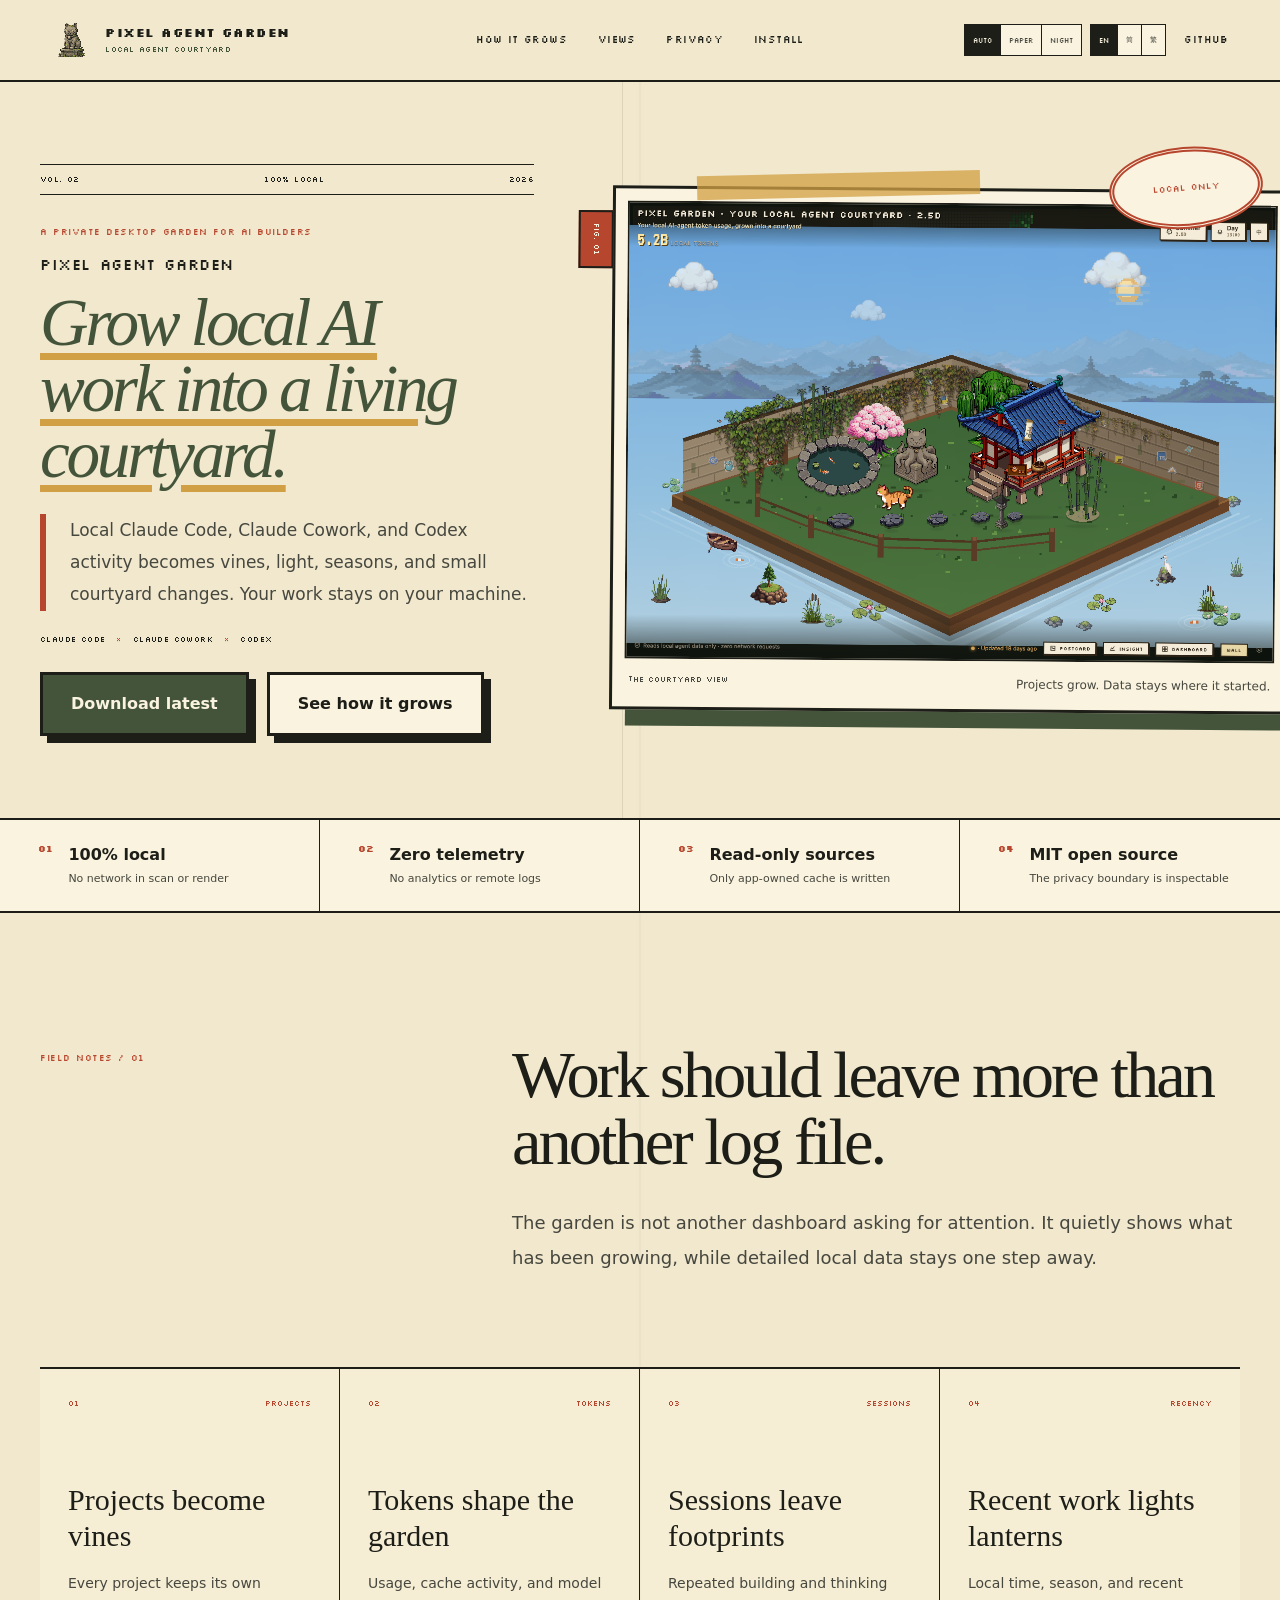
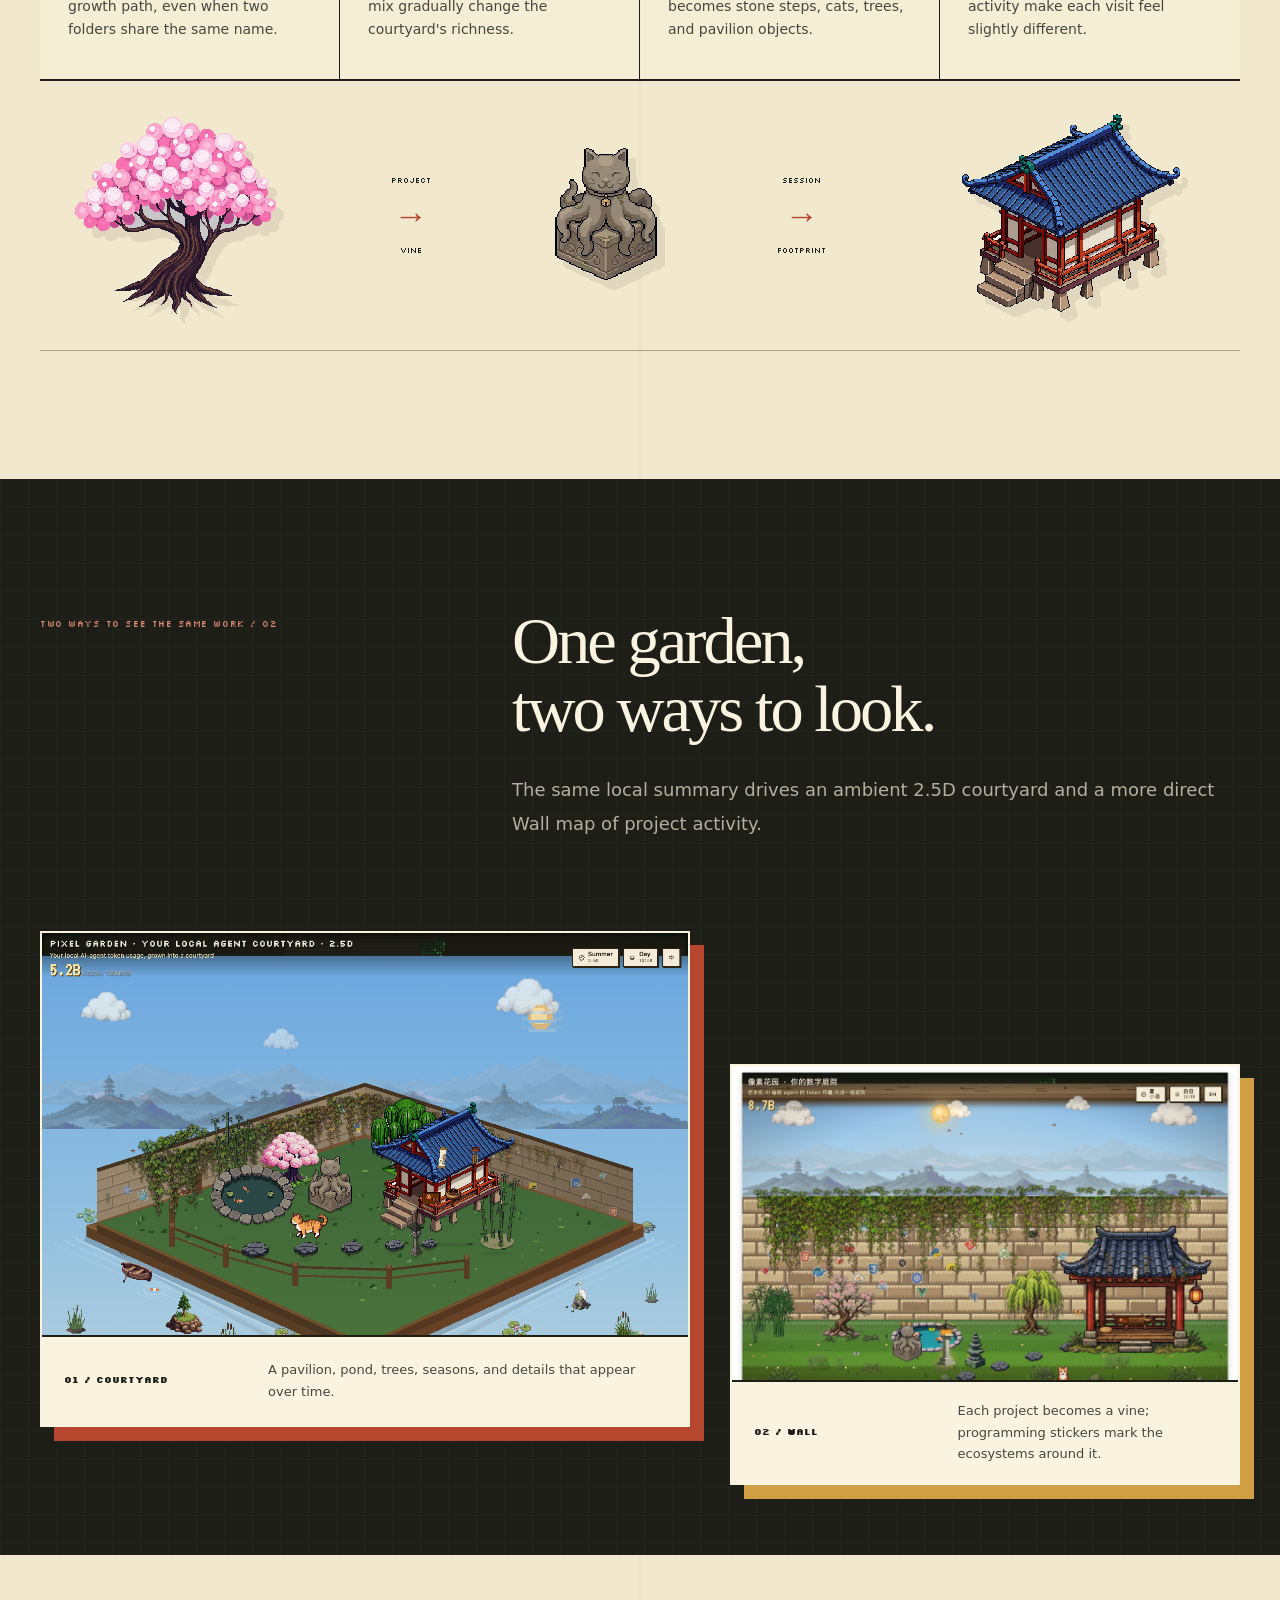
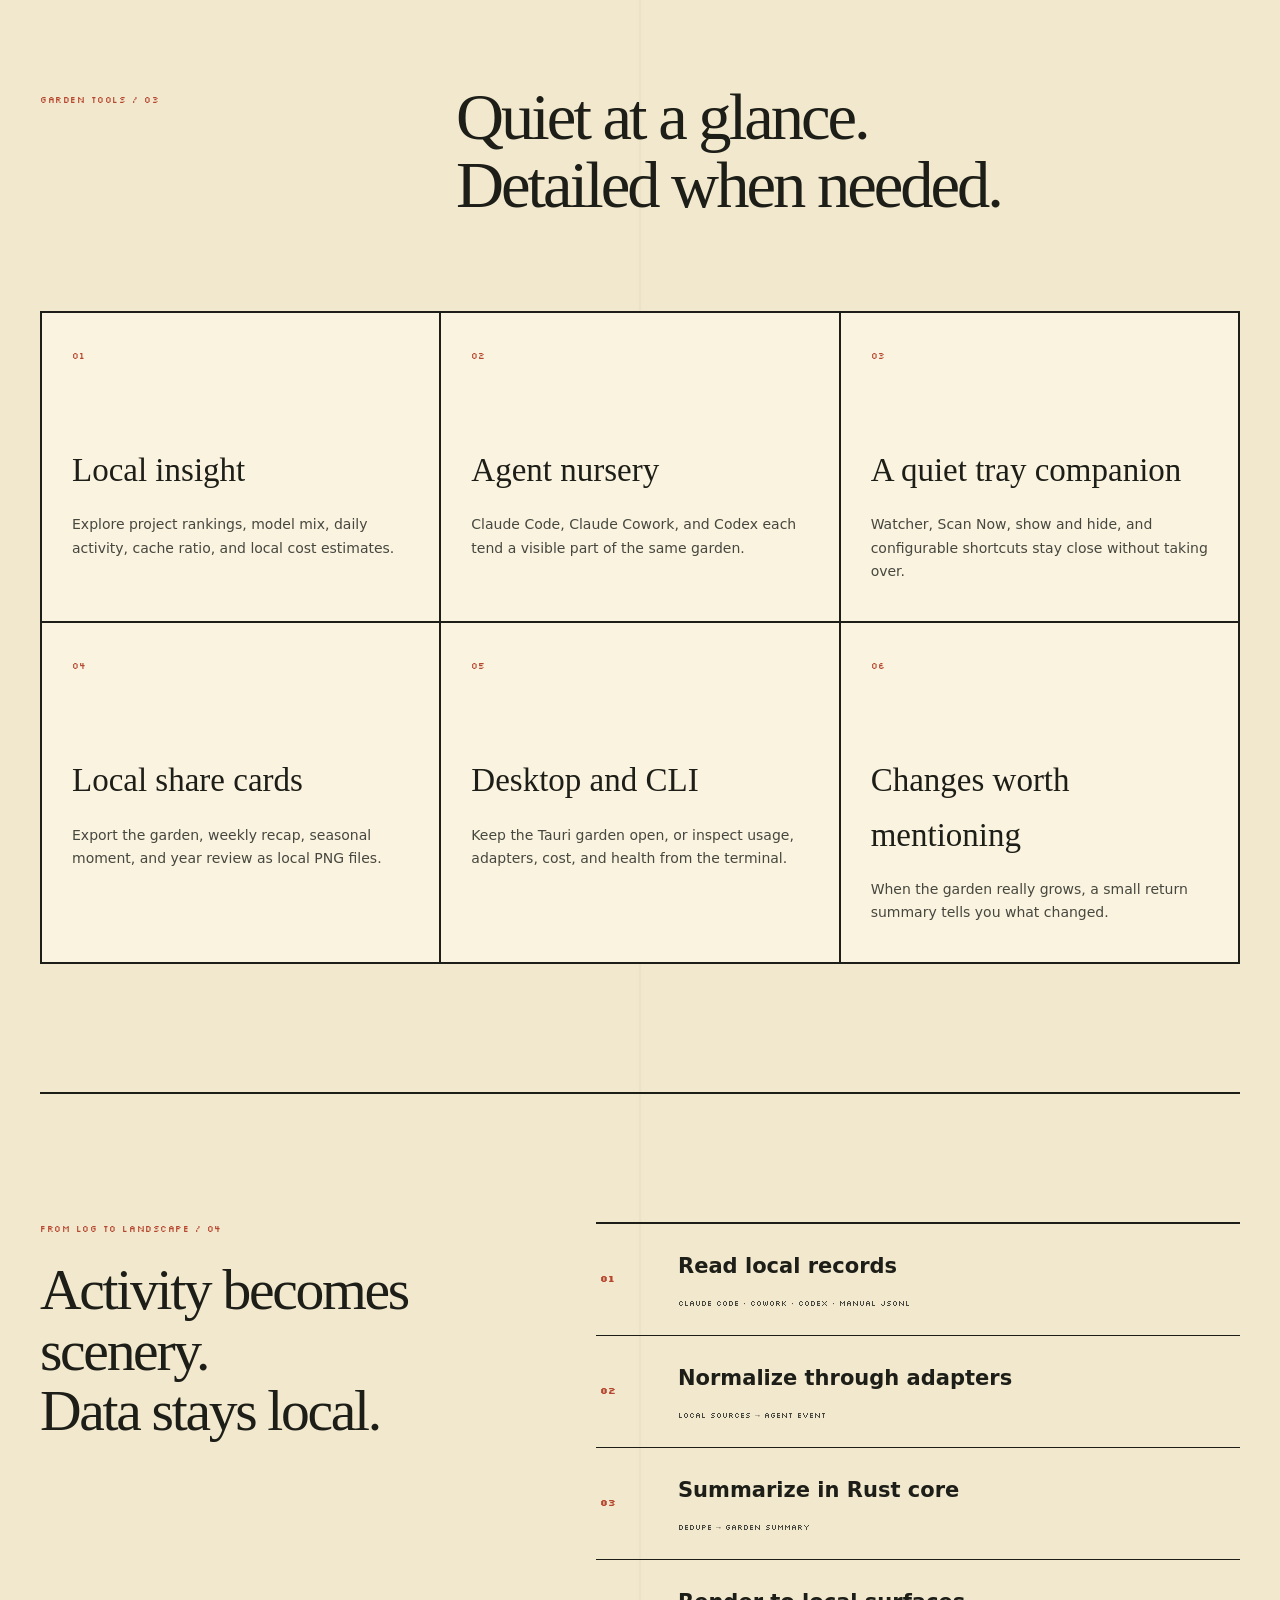
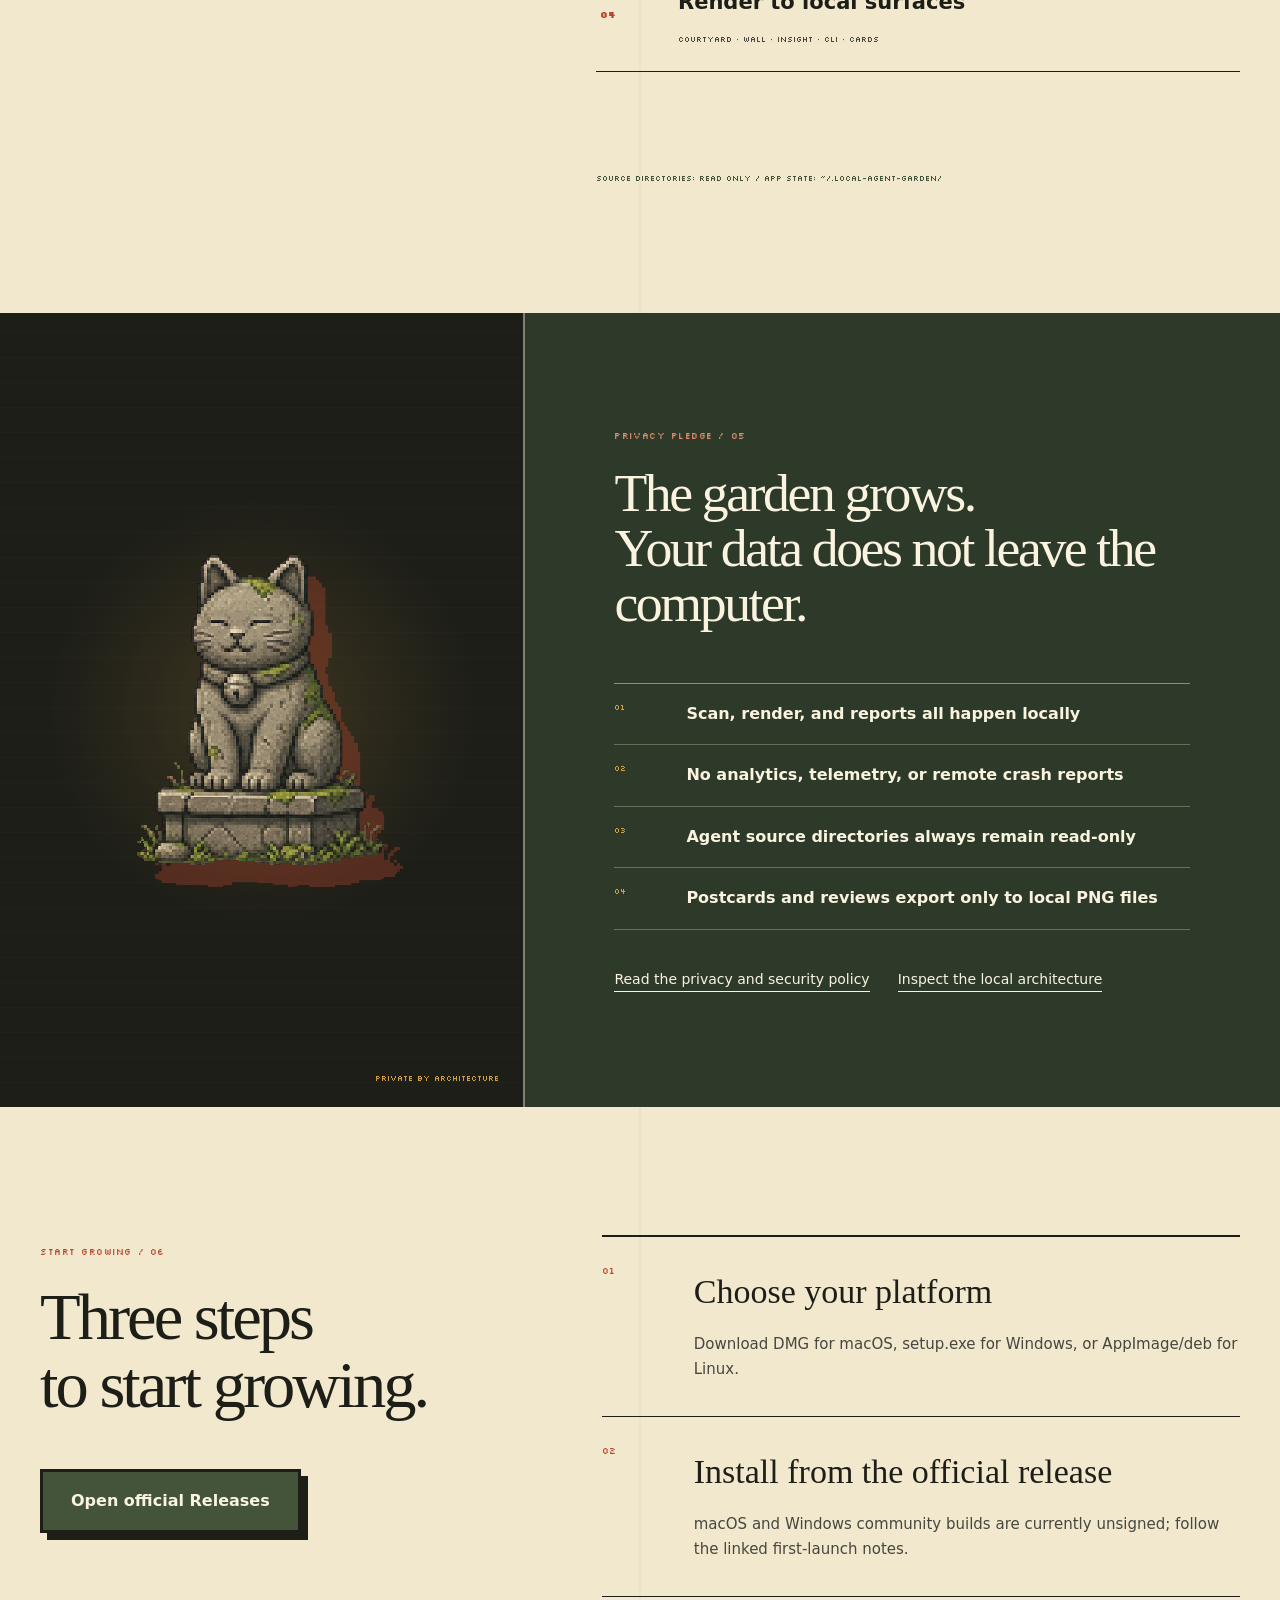
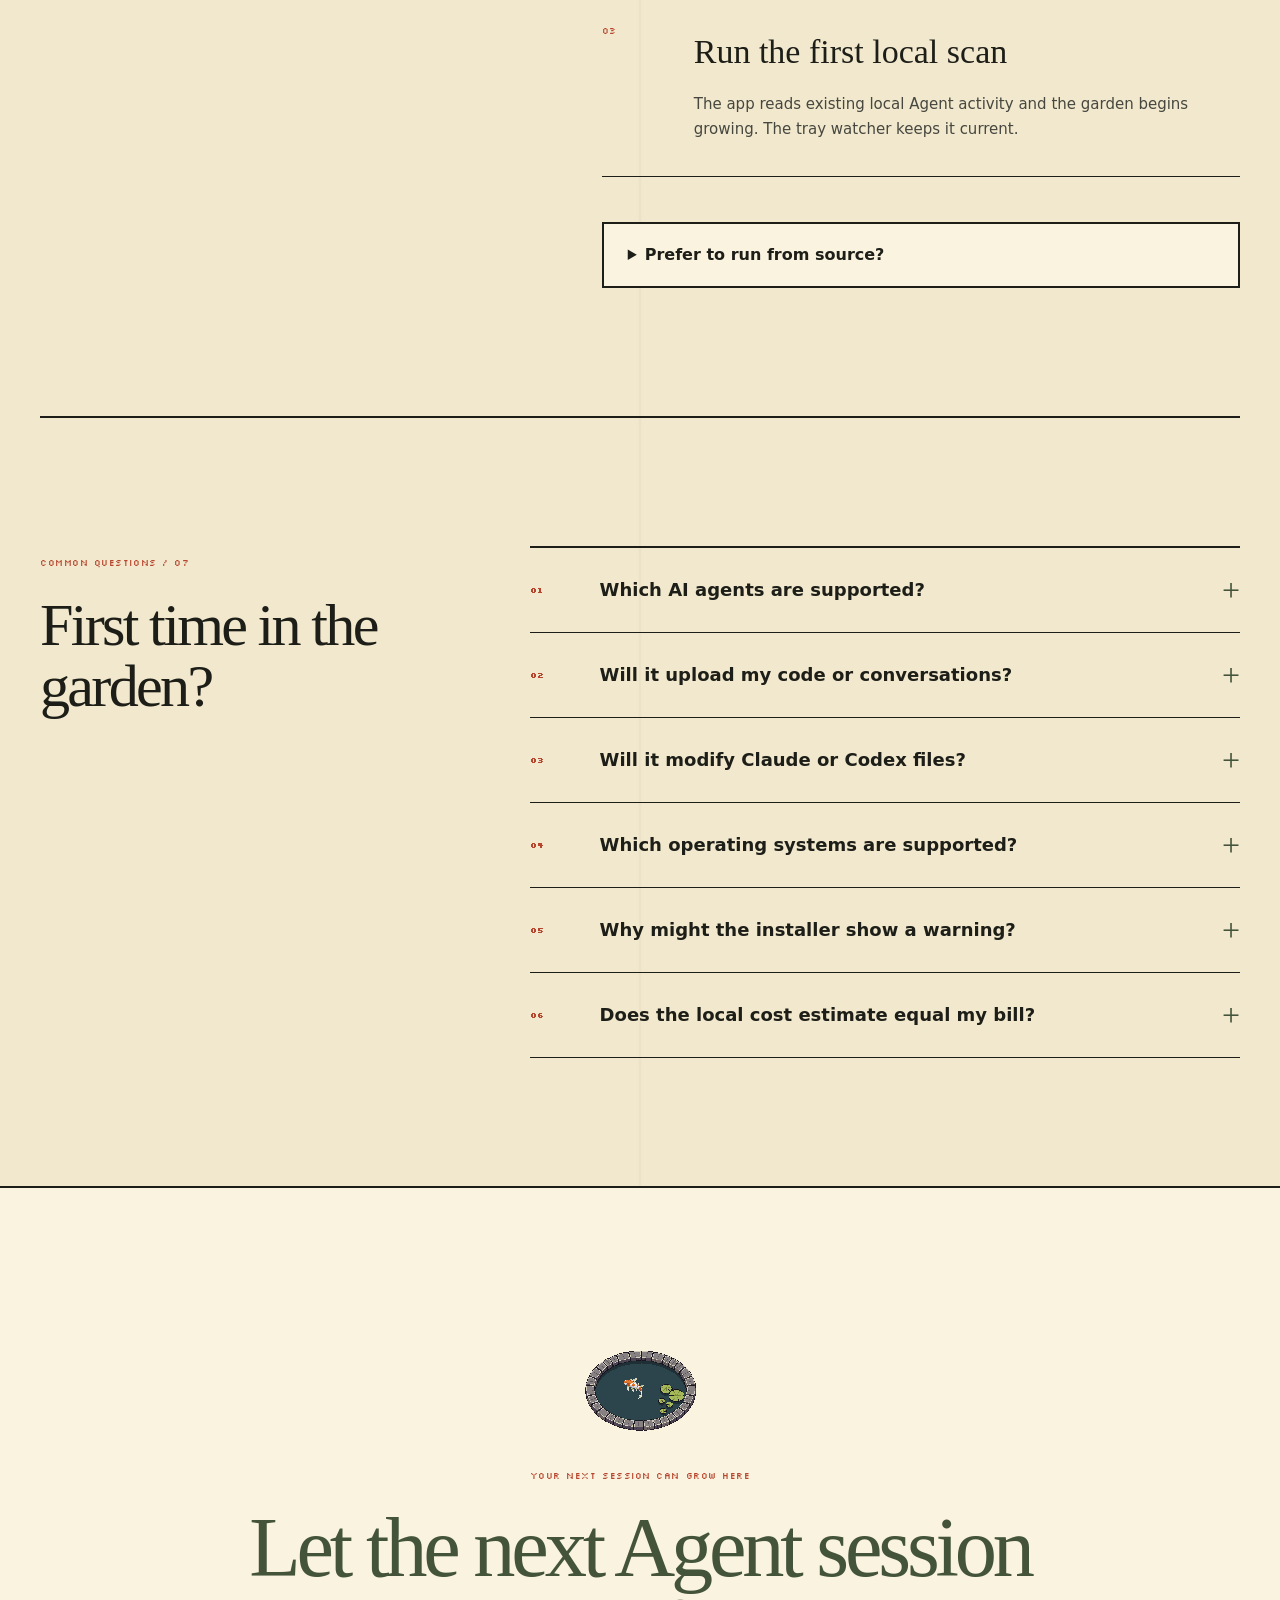
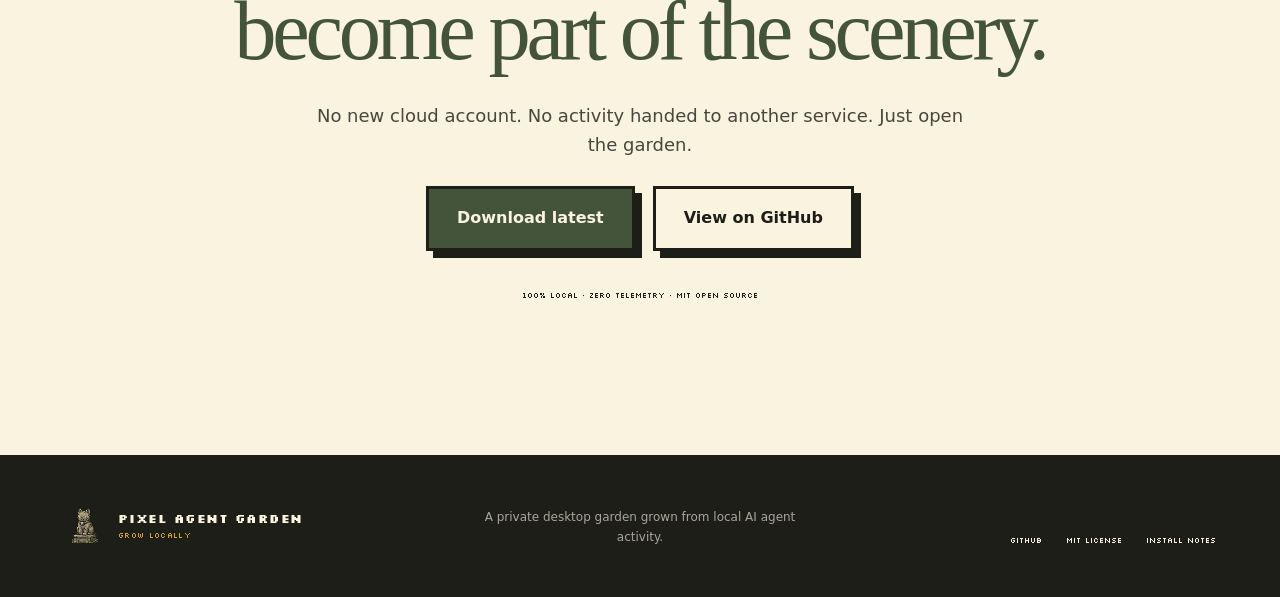
<file: docs/index.html>
<!doctype html>
<html lang="en" data-theme="auto" data-lang="en">
  <head>
    <meta charset="utf-8" />
    <meta name="viewport" content="width=device-width, initial-scale=1" />
    <title>Pixel Agent Garden</title>
    <meta
      name="description"
      content="Pixel Agent Garden turns local Claude Code, Claude Cowork, Codex, and other AI agent activity into a private desktop pixel garden."
    />
    <meta name="theme-color" content="#f1e8cd" />
    <meta property="og:title" content="Pixel Agent Garden" />
    <meta
      property="og:description"
      content="A private desktop pixel garden grown from local AI agent activity."
    />
    <meta property="og:type" content="website" />
    <meta
      property="og:image"
      content="https://dipsysu.github.io/pixel-agent-garden/images/garden.png"
    />
    <link rel="icon" type="image/png" href="images/app-icon.png" />
    <link rel="apple-touch-icon" href="images/app-icon.png" />
    <link rel="stylesheet" href="landing.css" />
    <script>
      (() => {
        const stored = (key) => {
          try {
            return localStorage.getItem(key);
          } catch {
            return null;
          }
        };
        const root = document.documentElement;
        const browserLang = (navigator.language || "").toLowerCase();
        const theme = stored("pag.theme") || "auto";
        const lang = stored("pag.lang") || (
          browserLang.startsWith("zh")
            ? (browserLang.includes("tw") || browserLang.includes("hk") ? "zh_tw" : "zh_cn")
            : "en"
        );
        root.dataset.theme = ["auto", "dark", "light"].includes(theme) ? theme : "auto";
        root.dataset.lang = ["en", "zh_cn", "zh_tw"].includes(lang) ? lang : "en";
        root.lang = root.dataset.lang === "zh_tw" ? "zh-TW" : root.dataset.lang === "zh_cn" ? "zh-CN" : "en";
      })();
    </script>
  </head>
  <body>
    <a class="skip-link" href="#main" data-i18n="a11y.skip">Skip to content</a>
    <header class="site-header">
      <a class="brand" href="#top" aria-label="Pixel Agent Garden home" data-i18n-aria-label="brand.home">
        <img src="images/app-icon.png" alt="" width="42" height="42" aria-hidden="true" />
        <span>
          <strong>PIXEL AGENT GARDEN</strong>
          <small>LOCAL AGENT COURTYARD</small>
        </span>
      </a>

      <nav aria-label="Primary navigation" data-i18n-aria-label="nav.aria">
        <a href="#growth" data-i18n="nav.growth">How it grows</a>
        <a href="#views" data-i18n="nav.views">Views</a>
        <a href="#privacy" data-i18n="nav.privacy">Privacy</a>
        <a href="#install" data-i18n="nav.install">Install</a>
      </nav>

      <div class="header-actions">
        <div class="header-controls">
          <div class="segmented" role="group" aria-label="Theme" data-i18n-aria-label="theme.aria">
            <button type="button" data-theme-choice="auto" data-i18n="theme.auto">Auto</button>
            <button type="button" data-theme-choice="light" data-i18n="theme.light">Paper</button>
            <button type="button" data-theme-choice="dark" data-i18n="theme.dark">Night</button>
          </div>
          <div class="segmented" role="group" aria-label="Language" data-i18n-aria-label="lang.aria">
            <button type="button" data-lang-choice="en">EN</button>
            <button type="button" data-lang-choice="zh_cn">简</button>
            <button type="button" data-lang-choice="zh_tw">繁</button>
          </div>
        </div>
        <a class="header-link" href="https://github.com/DipsySu/pixel-agent-garden">GitHub</a>
      </div>
    </header>

    <main id="main">
      <section class="hero section-shell" id="top" aria-labelledby="hero-title">
        <div class="hero-copy">
          <div class="issue-line" aria-hidden="true">
            <span>VOL. 02</span>
            <span>100% LOCAL</span>
            <span>2026</span>
          </div>

          <p class="eyebrow" data-i18n="hero.eyebrow">A private desktop garden for AI builders</p>
          <h1 id="hero-title">
            <span data-i18n="hero.title">Pixel Agent Garden</span>
            <em>
              <span data-i18n="hero.subtitle1">Grow local AI</span>
              <span data-i18n="hero.subtitle2">work into a living</span>
              <span data-i18n="hero.subtitle3">courtyard.</span>
            </em>
          </h1>
          <p class="hero-lede" data-i18n="hero.copy">
            Local Claude Code, Claude Cowork, and Codex activity becomes vines, light, seasons, and small courtyard changes. Your work stays on your machine.
          </p>

          <div class="agent-line" aria-label="Supported local Agent sources" data-i18n-aria-label="hero.agentsAria">
            <span>CLAUDE CODE</span><i aria-hidden="true">×</i>
            <span>CLAUDE COWORK</span><i aria-hidden="true">×</i>
            <span>CODEX</span>
          </div>

          <div class="hero-actions">
            <a class="button button-primary" href="https://github.com/DipsySu/pixel-agent-garden/releases/latest" data-i18n="hero.download">Download latest</a>
            <a class="button button-secondary" href="#growth" data-i18n="hero.explore">See how it grows</a>
          </div>
        </div>

        <figure class="hero-plate">
          <div class="plate-index" aria-hidden="true">FIG. 01</div>
          <img
            src="images/garden.png"
            width="1280"
            height="900"
            alt="Pixel Agent Garden courtyard with a pavilion, koi pond, trees, project vines, and a small cat"
            data-i18n-alt="hero.imageAlt"
          />
          <figcaption>
            <span>THE COURTYARD VIEW</span>
            <span data-i18n="hero.caption">Projects grow. Data stays where it started.</span>
          </figcaption>
          <span class="local-stamp" aria-hidden="true">LOCAL ONLY</span>
        </figure>
      </section>

      <aside class="trust-strip" aria-label="Product promises" data-i18n-aria-label="trust.aria">
        <div><b>01</b><span data-i18n="trust.localTitle">100% local</span><small data-i18n="trust.localCopy">No network in scan or render</small></div>
        <div><b>02</b><span data-i18n="trust.telemetryTitle">Zero telemetry</span><small data-i18n="trust.telemetryCopy">No analytics or remote logs</small></div>
        <div><b>03</b><span data-i18n="trust.readonlyTitle">Read-only sources</span><small data-i18n="trust.readonlyCopy">Only app-owned cache is written</small></div>
        <div><b>04</b><span data-i18n="trust.openTitle">MIT open source</span><small data-i18n="trust.openCopy">The privacy boundary is inspectable</small></div>
      </aside>

      <section class="growth section-shell" id="growth" aria-labelledby="growth-title">
        <div class="section-heading">
          <p class="kicker">FIELD NOTES / 01</p>
          <h2 id="growth-title"><span data-i18n="growth.titleLead">Work should leave more than</span><br /><span data-i18n="growth.titleTail">another log file.</span></h2>
          <p data-i18n="growth.copy">The garden is not another dashboard asking for attention. It quietly shows what has been growing, while detailed local data stays one step away.</p>
        </div>

        <div class="growth-grid">
          <article class="growth-card">
            <div class="card-meta"><span>01</span><span>PROJECTS</span></div>
            <h3 data-i18n="growth.1.title">Projects become vines</h3>
            <p data-i18n="growth.1.copy">Every project keeps its own growth path, even when two folders share the same name.</p>
          </article>
          <article class="growth-card">
            <div class="card-meta"><span>02</span><span>TOKENS</span></div>
            <h3 data-i18n="growth.2.title">Tokens shape the garden</h3>
            <p data-i18n="growth.2.copy">Usage, cache activity, and model mix gradually change the courtyard's richness.</p>
          </article>
          <article class="growth-card">
            <div class="card-meta"><span>03</span><span>SESSIONS</span></div>
            <h3 data-i18n="growth.3.title">Sessions leave footprints</h3>
            <p data-i18n="growth.3.copy">Repeated building and thinking becomes stone steps, cats, trees, and pavilion objects.</p>
          </article>
          <article class="growth-card">
            <div class="card-meta"><span>04</span><span>RECENCY</span></div>
            <h3 data-i18n="growth.4.title">Recent work lights lanterns</h3>
            <p data-i18n="growth.4.copy">Local time, season, and recent activity make each visit feel slightly different.</p>
          </article>
        </div>

        <div class="specimen-row" aria-hidden="true">
          <img src="images/cherry.png" alt="" width="224" height="224" />
          <div><span>PROJECT</span><b>→</b><span>VINE</span></div>
          <img src="images/stone-cat.png" alt="" width="160" height="160" />
          <div><span>SESSION</span><b>→</b><span>FOOTPRINT</span></div>
          <img src="images/pavilion.png" alt="" width="320" height="320" />
        </div>
      </section>

      <section class="views" id="views" aria-labelledby="views-title">
        <div class="section-shell">
          <div class="section-heading views-heading">
            <p class="kicker">TWO WAYS TO SEE THE SAME WORK / 02</p>
            <h2 id="views-title"><span data-i18n="views.titleLead">One garden,</span><br /><span data-i18n="views.titleTail">two ways to look.</span></h2>
            <p data-i18n="views.copy">The same local summary drives an ambient 2.5D courtyard and a more direct Wall map of project activity.</p>
          </div>

          <div class="view-pair">
            <figure class="view-card view-card-main">
              <img src="images/garden.png" width="1280" height="900" alt="2.5D courtyard view" data-i18n-alt="views.courtyardAlt" />
              <figcaption><b>01 / COURTYARD</b><span data-i18n="views.courtyardCopy">A pavilion, pond, trees, seasons, and details that appear over time.</span></figcaption>
            </figure>
            <figure class="view-card view-card-wall">
              <img src="images/wall-page.jpg" width="2292" height="1614" alt="Wall view with project vines and programming stickers" data-i18n-alt="views.wallAlt" />
              <figcaption><b>02 / WALL</b><span data-i18n="views.wallCopy">Each project becomes a vine; programming stickers mark the ecosystems around it.</span></figcaption>
            </figure>
          </div>
        </div>
      </section>

      <section class="features section-shell" id="features" aria-labelledby="features-title">
        <div class="section-heading compact-heading">
          <p class="kicker">GARDEN TOOLS / 03</p>
          <h2 id="features-title"><span data-i18n="features.titleLead">Quiet at a glance.</span><br /><span data-i18n="features.titleTail">Detailed when needed.</span></h2>
        </div>

        <div class="feature-grid">
          <article class="feature-card"><span>01</span><h3 data-i18n="feature.1.title">Local insight</h3><p data-i18n="feature.1.copy">Explore project rankings, model mix, daily activity, cache ratio, and local cost estimates.</p></article>
          <article class="feature-card"><span>02</span><h3 data-i18n="feature.2.title">Agent nursery</h3><p data-i18n="feature.2.copy">Claude Code, Claude Cowork, and Codex each tend a visible part of the same garden.</p></article>
          <article class="feature-card"><span>03</span><h3 data-i18n="feature.3.title">A quiet tray companion</h3><p data-i18n="feature.3.copy">Watcher, Scan Now, show and hide, and configurable shortcuts stay close without taking over.</p></article>
          <article class="feature-card"><span>04</span><h3 data-i18n="feature.4.title">Local share cards</h3><p data-i18n="feature.4.copy">Export the garden, weekly recap, seasonal moment, and year review as local PNG files.</p></article>
          <article class="feature-card"><span>05</span><h3 data-i18n="feature.5.title">Desktop and CLI</h3><p data-i18n="feature.5.copy">Keep the Tauri garden open, or inspect usage, adapters, cost, and health from the terminal.</p></article>
          <article class="feature-card"><span>06</span><h3 data-i18n="feature.6.title">Changes worth mentioning</h3><p data-i18n="feature.6.copy">When the garden really grows, a small return summary tells you what changed.</p></article>
        </div>
      </section>

      <section class="pipeline section-shell" aria-labelledby="pipeline-title">
        <div class="pipeline-intro">
          <p class="kicker">FROM LOG TO LANDSCAPE / 04</p>
          <h2 id="pipeline-title"><span data-i18n="pipeline.titleLead">Activity becomes scenery.</span><br /><span data-i18n="pipeline.titleTail">Data stays local.</span></h2>
        </div>
        <ol class="pipeline-steps">
          <li><b>01</b><span data-i18n="pipeline.1.title">Read local records</span><small>CLAUDE CODE · COWORK · CODEX · MANUAL JSONL</small></li>
          <li><b>02</b><span data-i18n="pipeline.2.title">Normalize through adapters</span><small>LOCAL SOURCES → AGENT EVENT</small></li>
          <li><b>03</b><span data-i18n="pipeline.3.title">Summarize in Rust core</span><small>DEDUPE → GARDEN SUMMARY</small></li>
          <li><b>04</b><span data-i18n="pipeline.4.title">Render to local surfaces</span><small>COURTYARD · WALL · INSIGHT · CLI · CARDS</small></li>
        </ol>
        <p class="pipeline-footnote">SOURCE DIRECTORIES: READ ONLY / APP STATE: ~/.local-agent-garden/</p>
      </section>

      <section class="privacy" id="privacy" aria-labelledby="privacy-title">
        <div class="privacy-art" aria-hidden="true">
          <img src="images/app-icon.png" alt="" width="512" height="512" />
          <span>PRIVATE BY ARCHITECTURE</span>
        </div>
        <div class="privacy-copy">
          <p class="kicker">PRIVACY PLEDGE / 05</p>
          <h2 id="privacy-title"><span data-i18n="privacy.titleLead">The garden grows.</span><br /><span data-i18n="privacy.titleTail">Your data does not leave the computer.</span></h2>
          <ul>
            <li><span>01</span><b data-i18n="privacy.1">Scan, render, and reports all happen locally</b></li>
            <li><span>02</span><b data-i18n="privacy.2">No analytics, telemetry, or remote crash reports</b></li>
            <li><span>03</span><b data-i18n="privacy.3">Agent source directories always remain read-only</b></li>
            <li><span>04</span><b data-i18n="privacy.4">Postcards and reviews export only to local PNG files</b></li>
          </ul>
          <div class="privacy-links">
            <a href="https://github.com/DipsySu/pixel-agent-garden/blob/main/PRIVACY.md" data-i18n="privacy.policy">Read the privacy and security policy</a>
            <a href="https://github.com/DipsySu/pixel-agent-garden/blob/main/docs/architecture.md" data-i18n="privacy.architecture">Inspect the local architecture</a>
          </div>
        </div>
      </section>

      <section class="install section-shell" id="install" aria-labelledby="install-title">
        <div class="section-heading install-heading">
          <p class="kicker">START GROWING / 06</p>
          <h2 id="install-title"><span data-i18n="install.titleLead">Three steps</span><br /><span data-i18n="install.titleTail">to start growing.</span></h2>
          <a class="button button-primary" href="https://github.com/DipsySu/pixel-agent-garden/releases/latest" data-i18n="install.release">Open official Releases</a>
        </div>

        <ol class="install-steps">
          <li><span class="step-number">01</span><div><h3 data-i18n="install.1.title">Choose your platform</h3><p data-i18n="install.1.copy">Download DMG for macOS, setup.exe for Windows, or AppImage/deb for Linux.</p></div></li>
          <li><span class="step-number">02</span><div><h3 data-i18n="install.2.title">Install from the official release</h3><p data-i18n="install.2.copy">macOS and Windows community builds are currently unsigned; follow the linked first-launch notes.</p></div></li>
          <li><span class="step-number">03</span><div><h3 data-i18n="install.3.title">Run the first local scan</h3><p data-i18n="install.3.copy">The app reads existing local Agent activity and the garden begins growing. The tray watcher keeps it current.</p></div></li>
        </ol>

        <details class="source-install">
          <summary data-i18n="install.sourceSummary">Prefer to run from source?</summary>
          <div>
            <p data-i18n="install.sourceCopy">You need Rust 1.85+ and the Tauri 2 CLI.</p>
            <pre><code>cargo install tauri-cli --version "^2.0" --locked
cd crates/tauri-app
cargo tauri dev</code></pre>
          </div>
        </details>
      </section>

      <section class="faq section-shell" id="faq" aria-labelledby="faq-title">
        <div class="section-heading faq-heading">
          <p class="kicker">COMMON QUESTIONS / 07</p>
          <h2 id="faq-title" data-i18n="faq.title">First time in the garden?</h2>
        </div>
        <div class="faq-list">
          <details><summary><span>01</span><b data-i18n="faq.1.q">Which AI agents are supported?</b></summary><p data-i18n="faq.1.a">Native adapters cover Claude Code/Cowork, Codex, Copilot CLI, Cursor, Kiro, Qwen Code, Gemini CLI, Antigravity, OpenCode, Cline, and Goose. Other sources can use manual JSONL.</p></details>
          <details><summary><span>02</span><b data-i18n="faq.2.q">Will it upload my code or conversations?</b></summary><p data-i18n="faq.2.a">No. Scan and render paths are local, with no analytics, telemetry, remote logs, or remote crash reporting.</p></details>
          <details><summary><span>03</span><b data-i18n="faq.3.q">Will it modify Claude or Codex files?</b></summary><p data-i18n="faq.3.a">No. Source directories are read-only inputs. The app writes only its own state under ~/.local-agent-garden/.</p></details>
          <details><summary><span>04</span><b data-i18n="faq.4.q">Which operating systems are supported?</b></summary><p data-i18n="faq.4.a">Official Releases include macOS, Windows, and Linux builds. Linux offers AppImage and deb packages.</p></details>
          <details><summary><span>05</span><b data-i18n="faq.5.q">Why might the installer show a warning?</b></summary><p data-i18n="faq.5.a">Current macOS and Windows community builds are unsigned. Download only from the official Releases page and follow the first-launch notes.</p></details>
          <details><summary><span>06</span><b data-i18n="faq.6.q">Does the local cost estimate equal my bill?</b></summary><p data-i18n="faq.6.a">No. It is a local trend estimate based on available token splits and the bundled price table. Unknown models remain explicitly unpriced.</p></details>
        </div>
      </section>

      <section class="closing" aria-labelledby="closing-title">
        <img src="images/koi-pond.png" alt="" width="256" height="192" aria-hidden="true" />
        <p class="kicker">YOUR NEXT SESSION CAN GROW HERE</p>
        <h2 id="closing-title"><span data-i18n="closing.titleLead">Let the next Agent session</span><br /><span data-i18n="closing.titleTail">become part of the scenery.</span></h2>
        <p data-i18n="closing.copy">No new cloud account. No activity handed to another service. Just open the garden.</p>
        <div class="hero-actions">
          <a class="button button-primary" href="https://github.com/DipsySu/pixel-agent-garden/releases/latest" data-i18n="closing.download">Download latest</a>
          <a class="button button-secondary" href="https://github.com/DipsySu/pixel-agent-garden" data-i18n="closing.github">View on GitHub</a>
        </div>
        <small data-i18n="closing.note">100% LOCAL · ZERO TELEMETRY · MIT OPEN SOURCE</small>
      </section>
    </main>

    <footer>
      <a class="brand footer-brand" href="#top">
        <img src="images/app-icon.png" alt="" width="40" height="40" aria-hidden="true" />
        <span><strong>PIXEL AGENT GARDEN</strong><small>GROW LOCALLY</small></span>
      </a>
      <p data-i18n="footer.copy">A private desktop garden grown from local AI agent activity.</p>
      <div>
        <a href="https://github.com/DipsySu/pixel-agent-garden">GitHub</a>
        <a href="https://github.com/DipsySu/pixel-agent-garden/blob/main/LICENSE">MIT License</a>
        <a href="https://github.com/DipsySu/pixel-agent-garden/blob/main/docs/unsigned-installs.md" data-i18n="footer.install">Install notes</a>
      </div>
    </footer>

    <script type="module" src="landing.js"></script>
  </body>
</html>
</file>
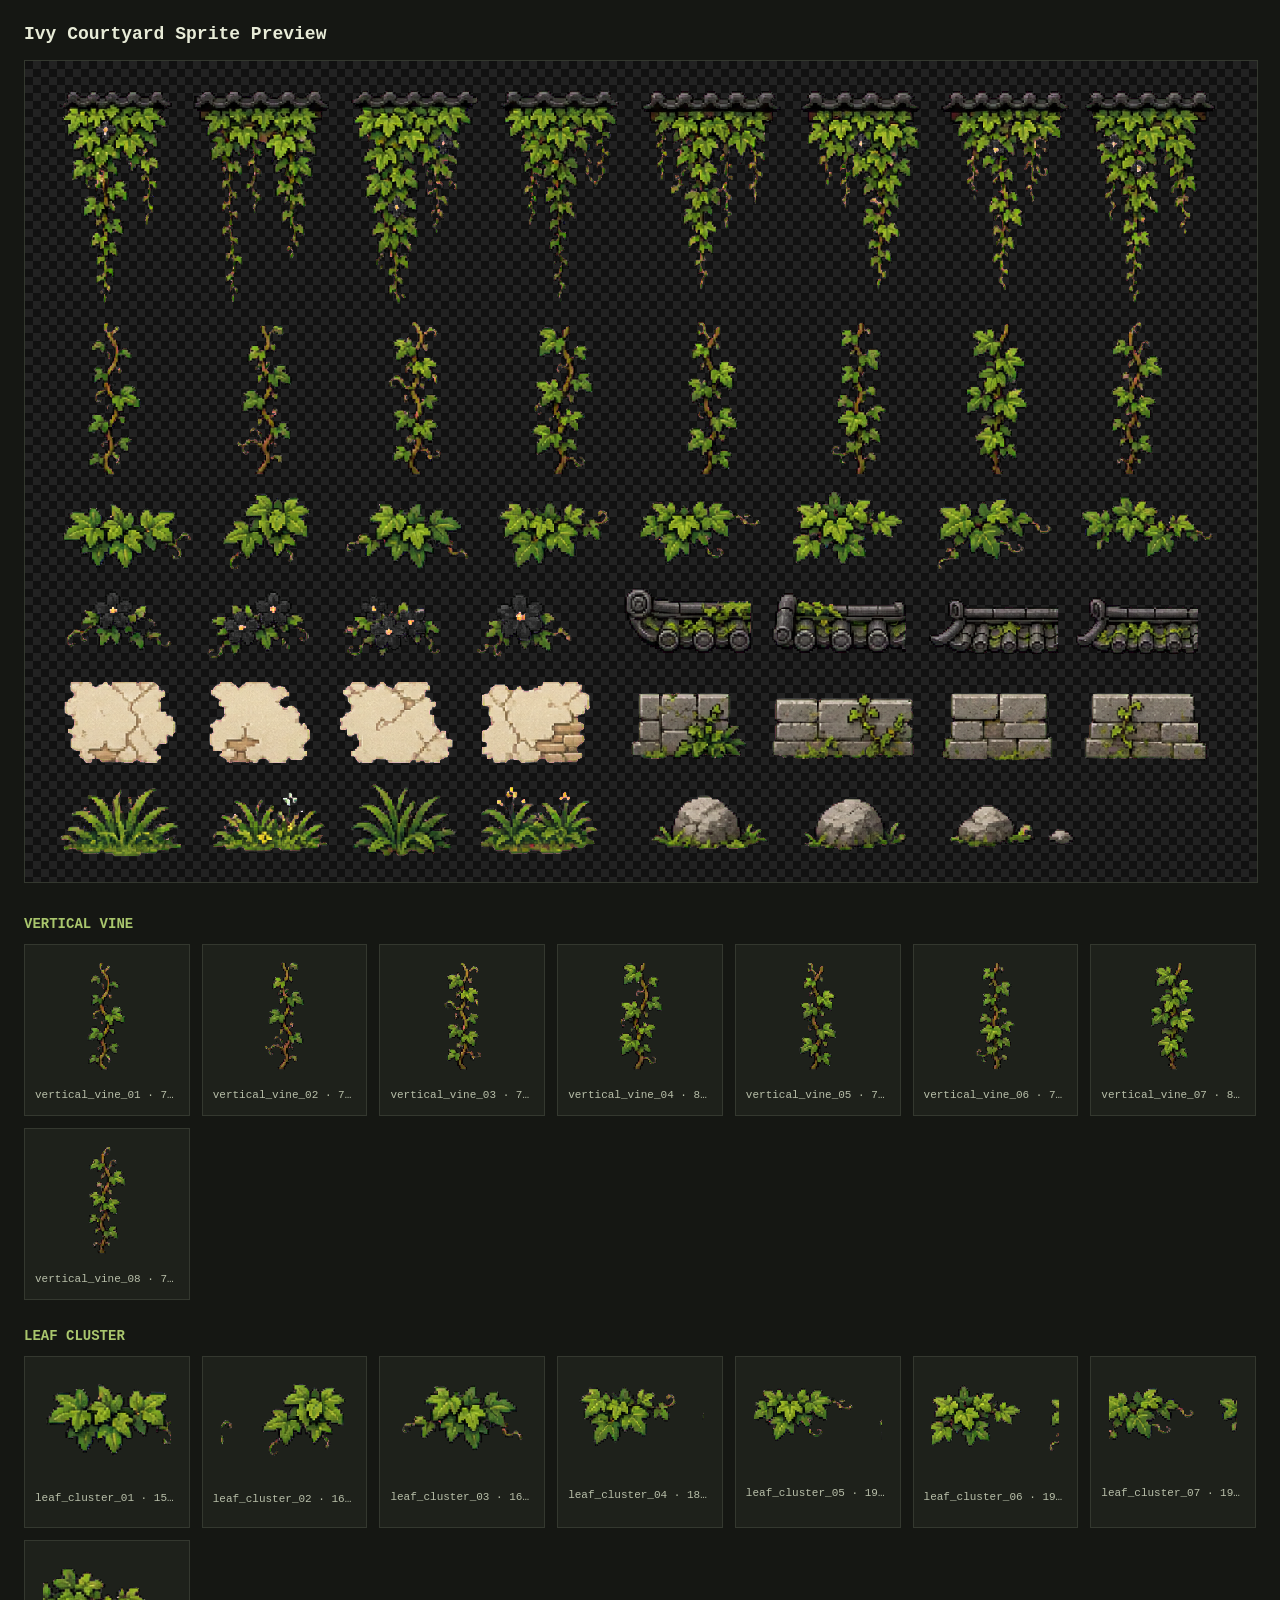
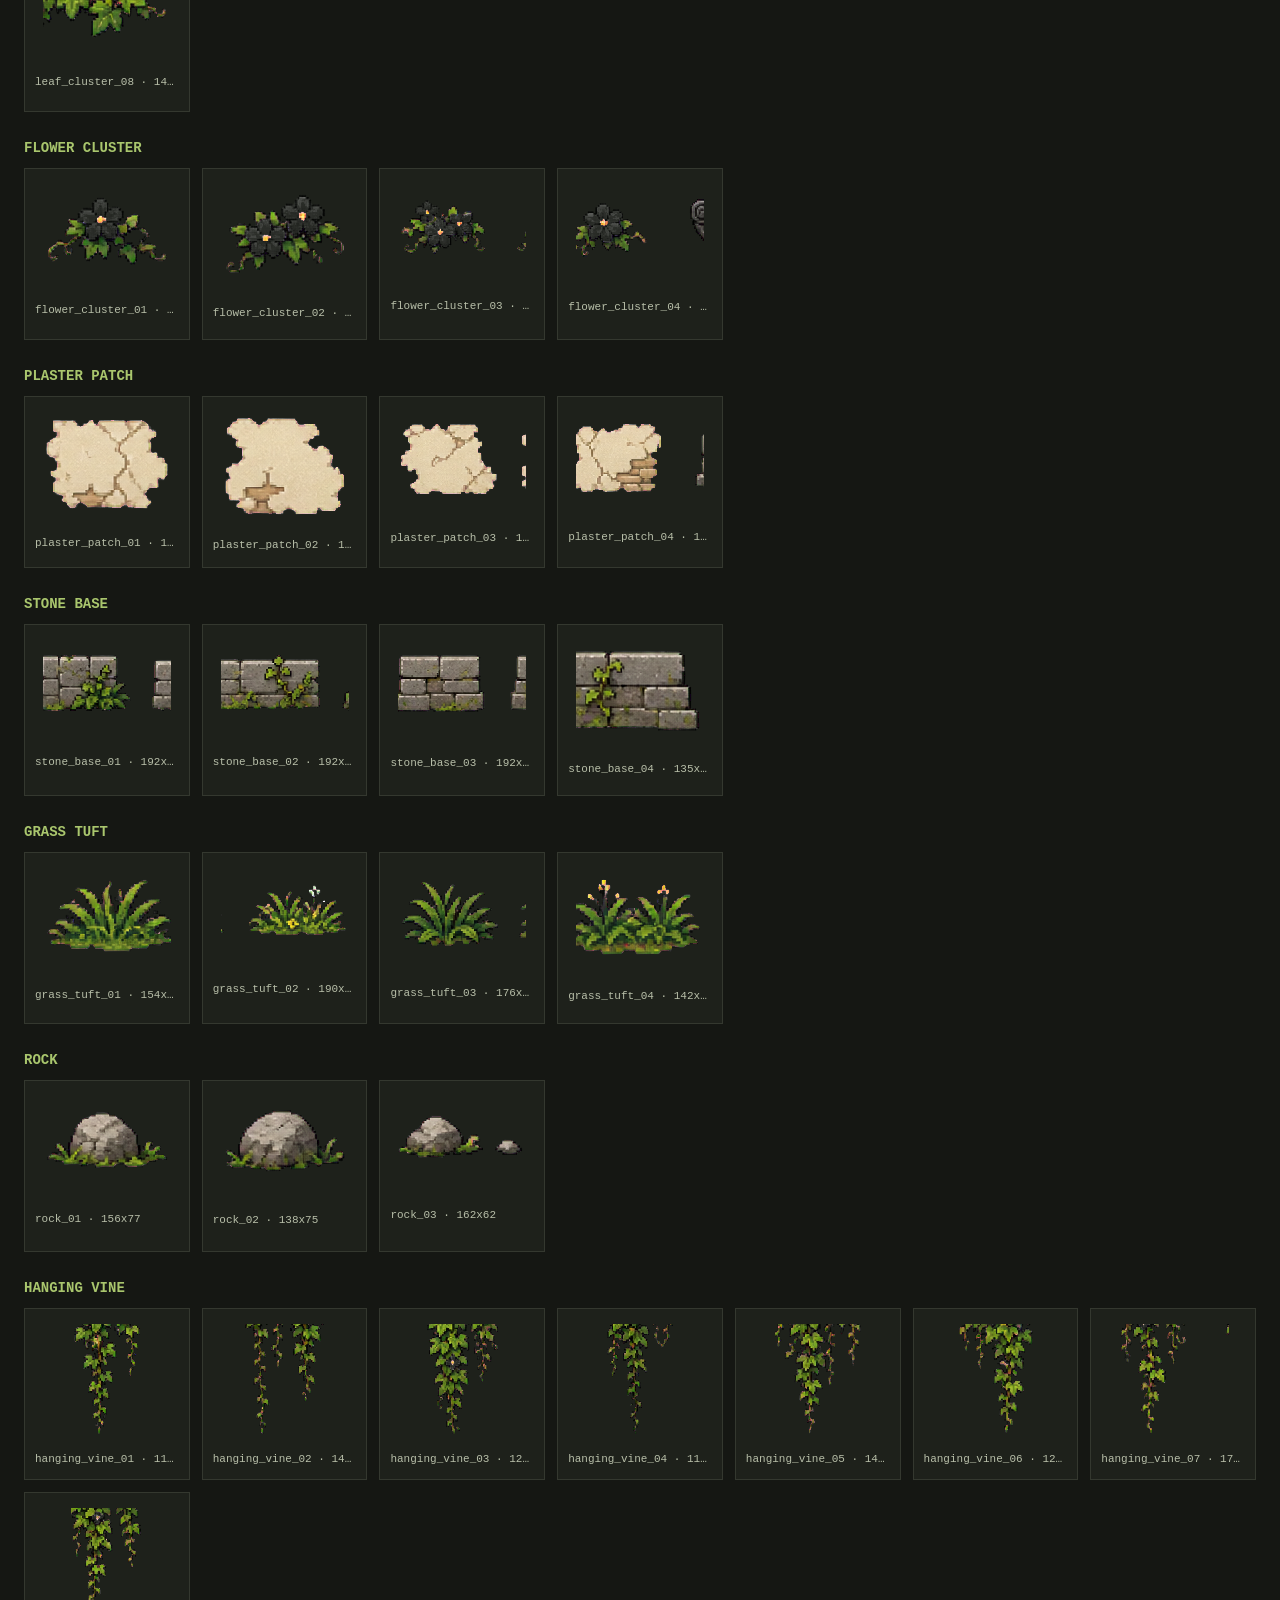
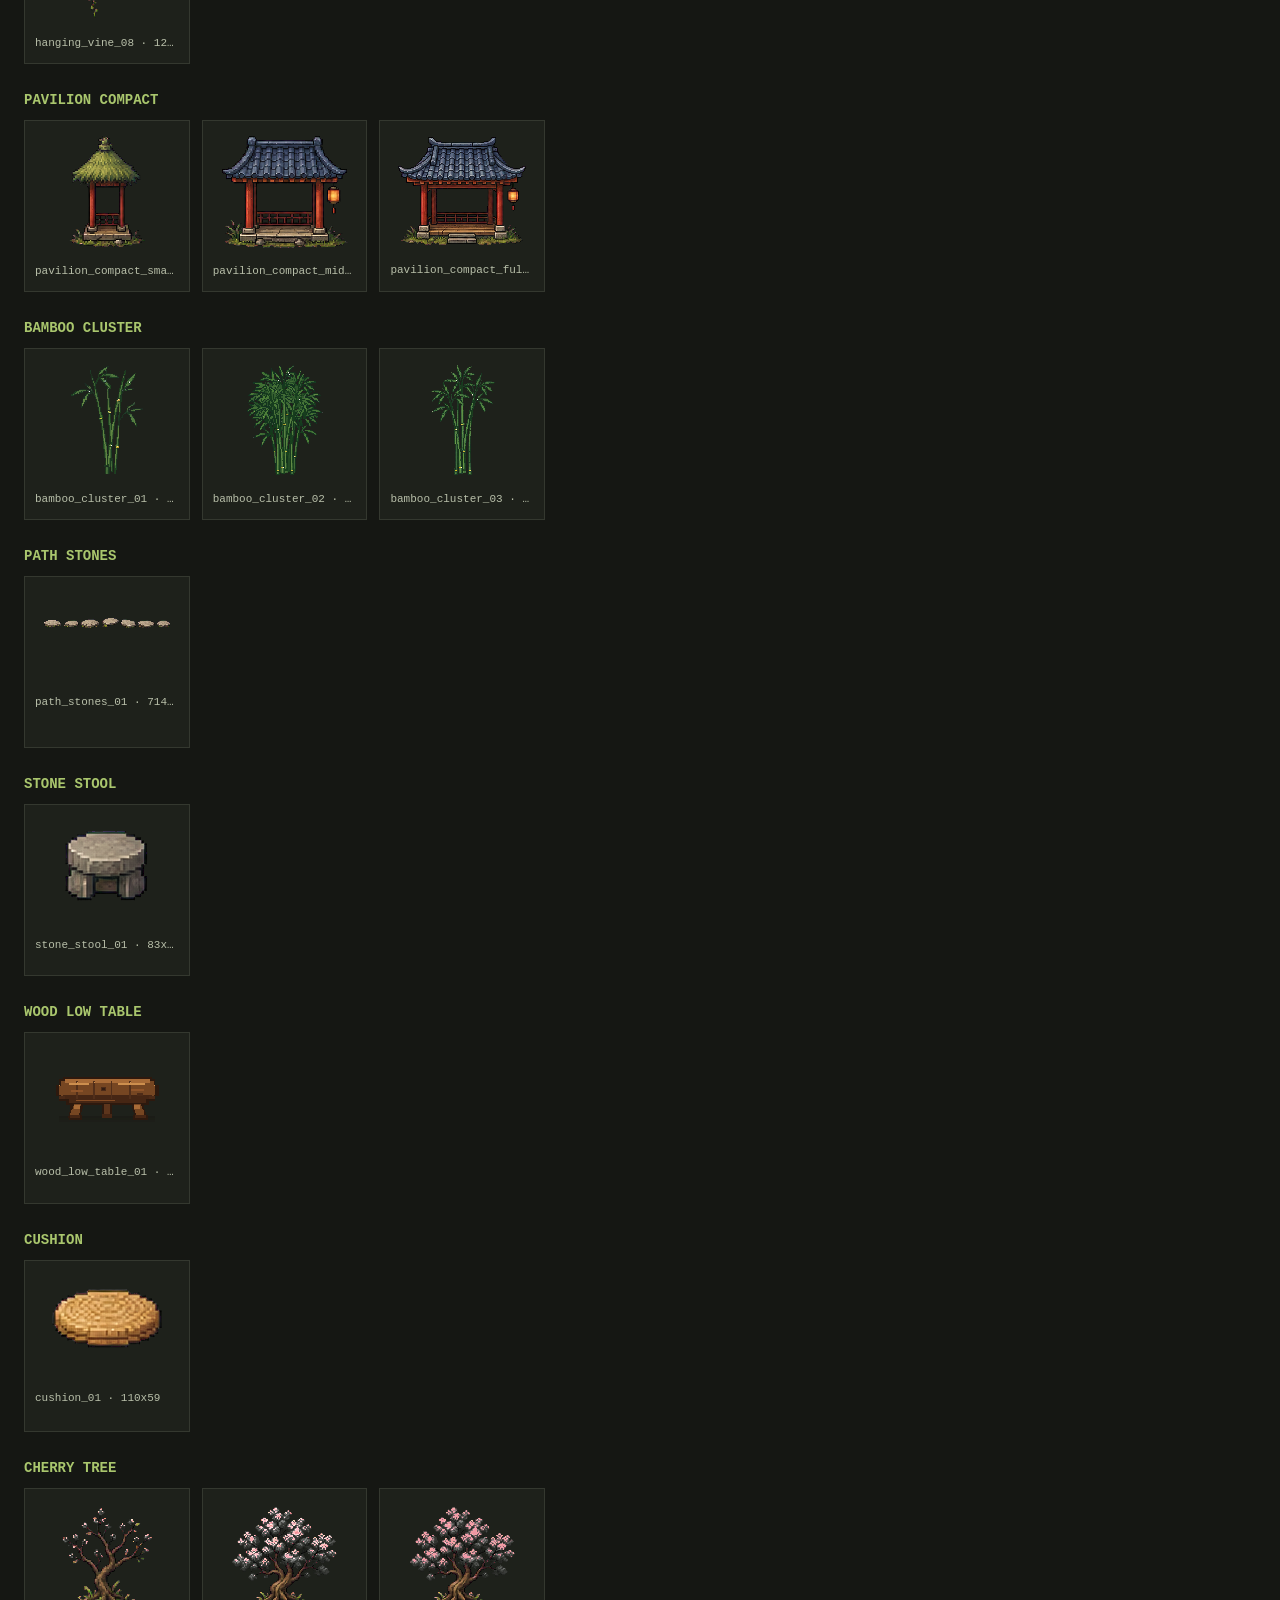
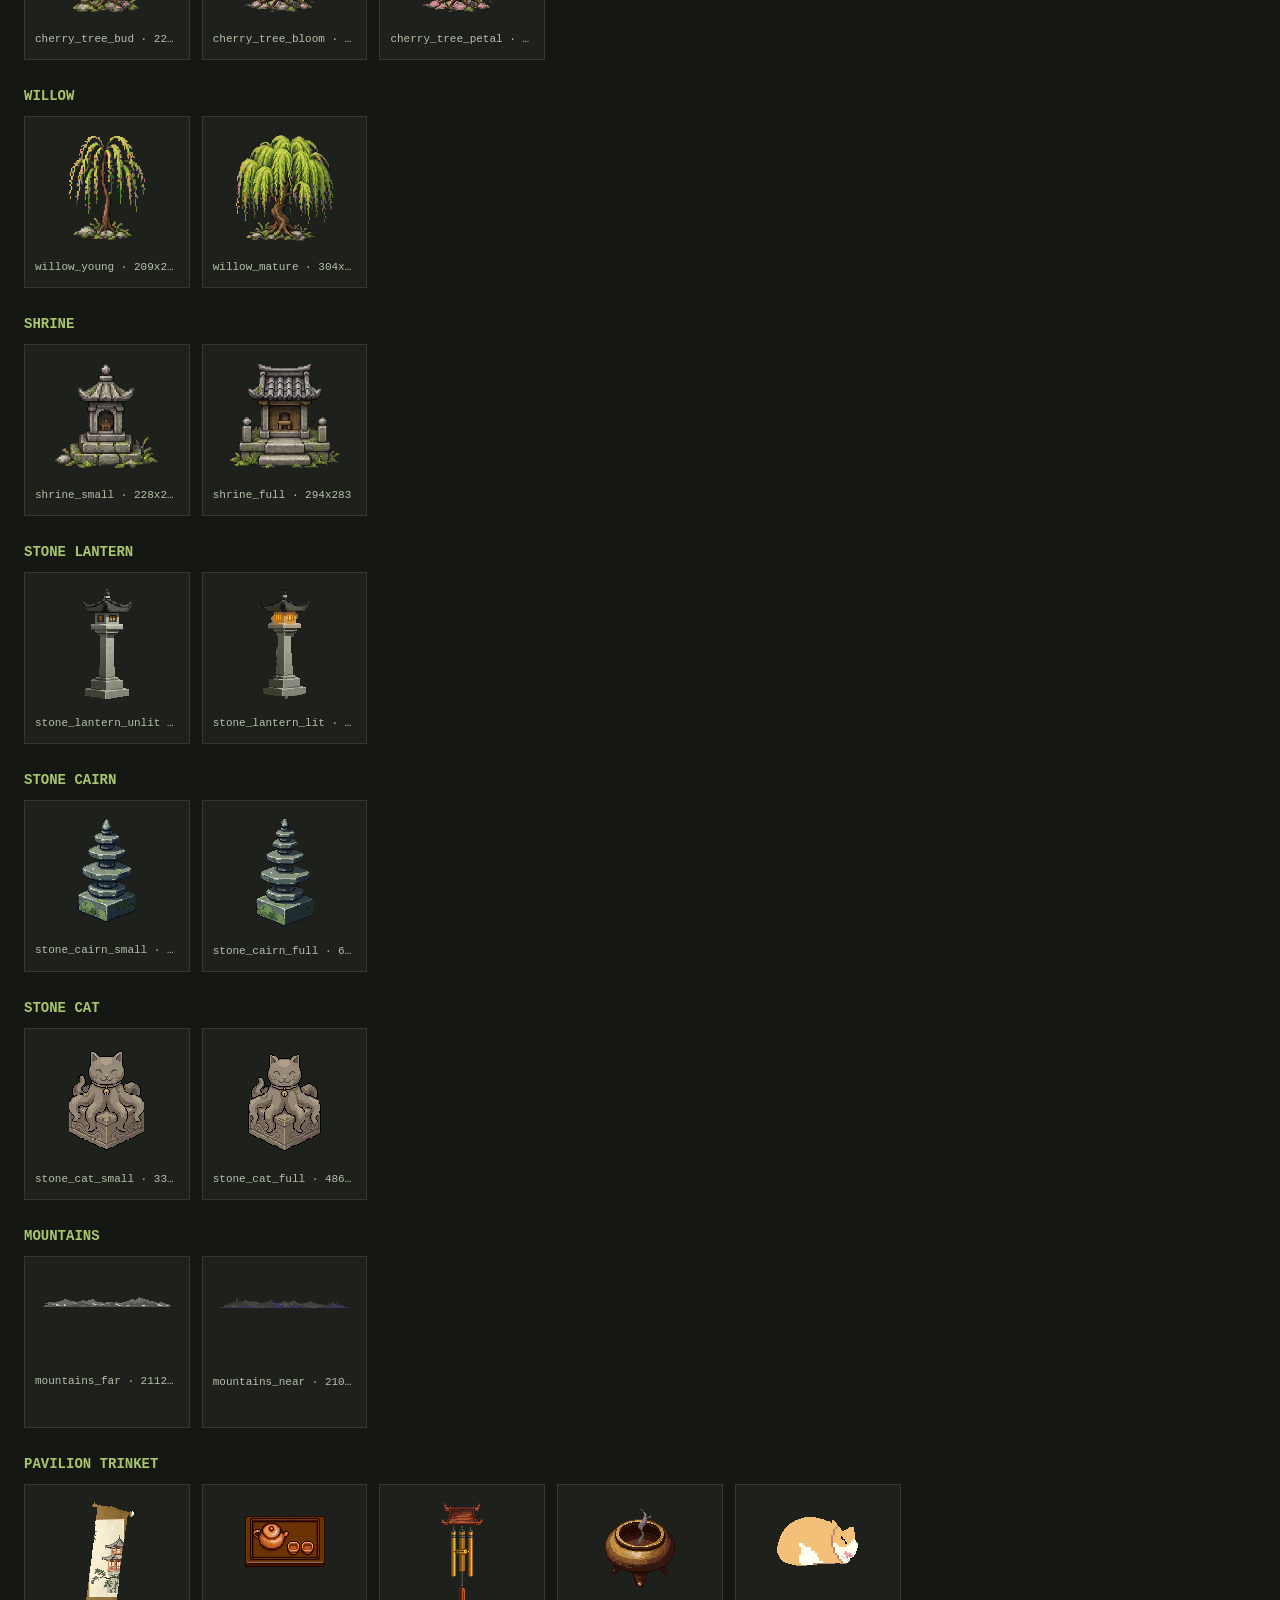
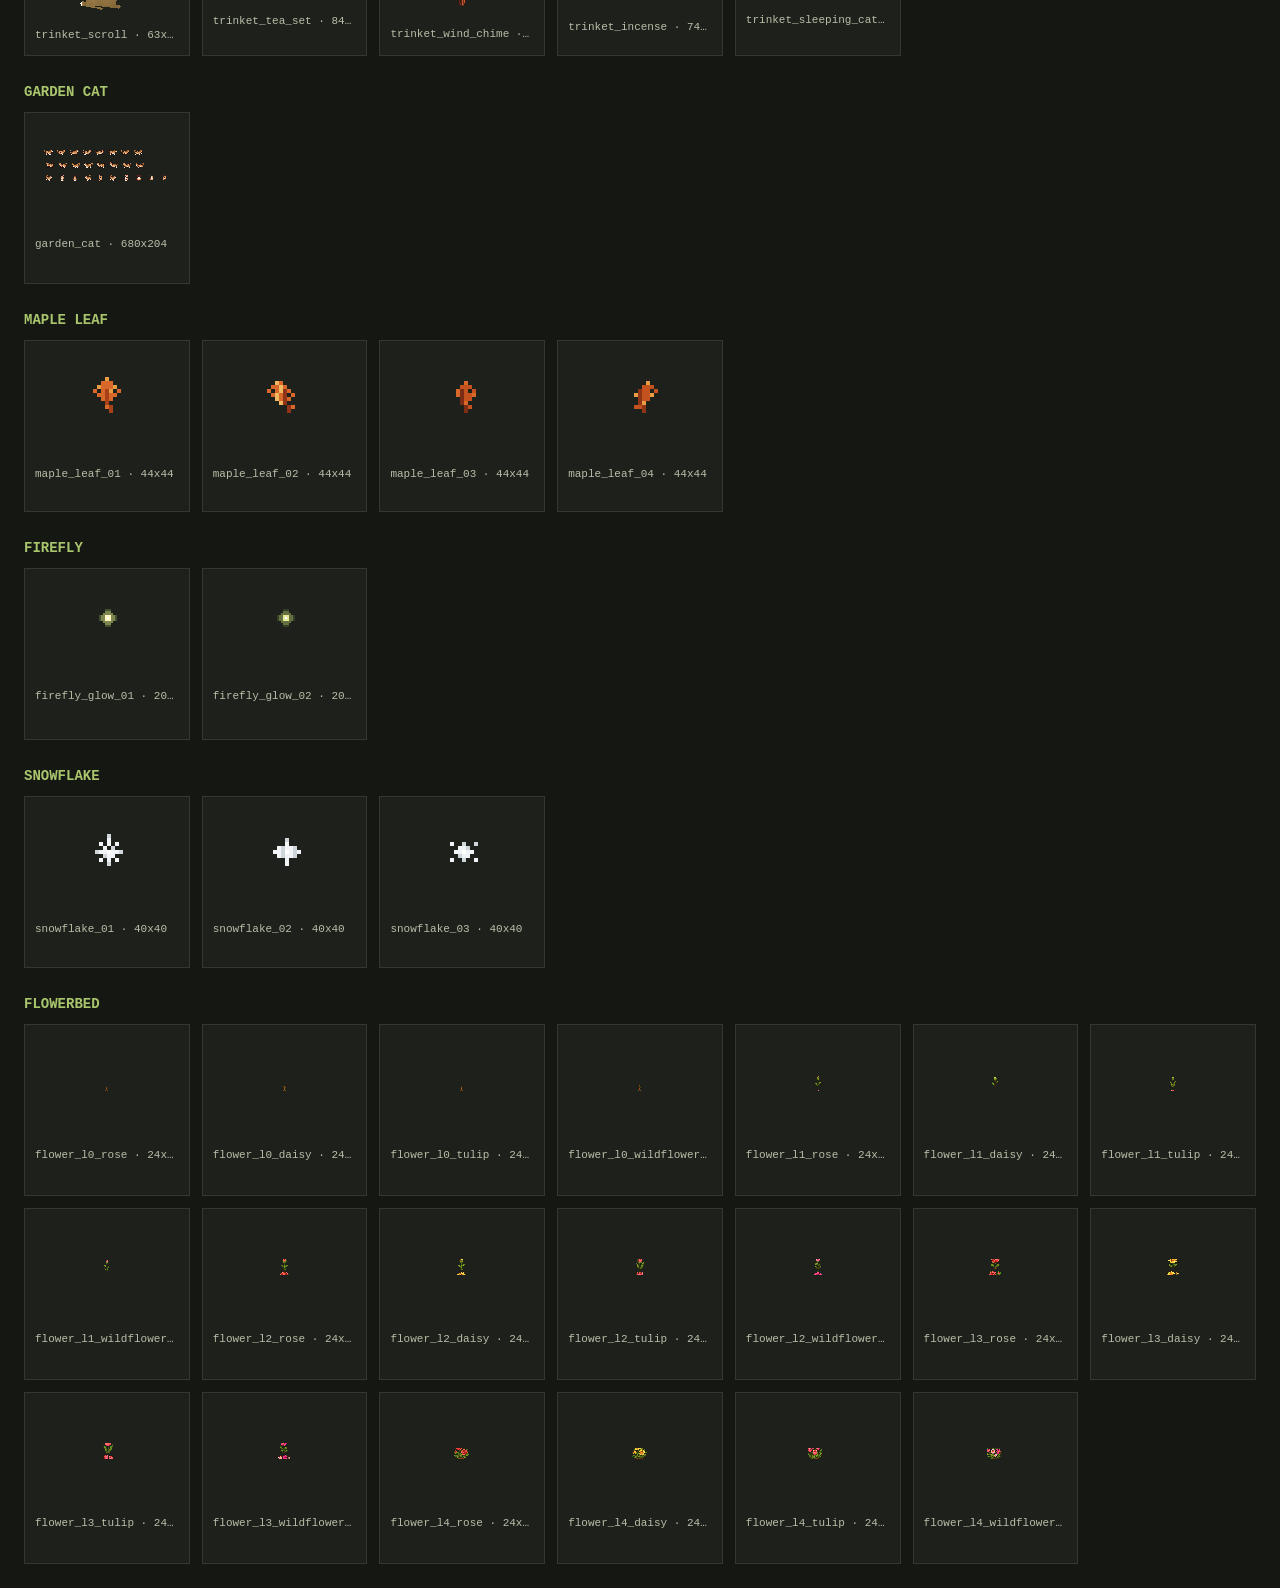
<file: assets/sprites/preview.html>
<!doctype html>
<html lang="en">
  <head>
    <meta charset="utf-8" />
    <meta name="viewport" content="width=device-width, initial-scale=1" />
    <title>Ivy Courtyard Sprite Preview</title>
    <style>
      :root {
        color-scheme: dark;
        font-family: ui-monospace, SFMono-Regular, Menlo, Consolas, monospace;
        background: #151713;
        color: #e8ecd8;
      }

      body {
        margin: 0;
        padding: 24px;
      }

      h1 {
        font-size: 18px;
        margin: 0 0 16px;
      }

      h2 {
        color: #a9c66d;
        font-size: 14px;
        margin: 28px 0 12px;
        text-transform: uppercase;
      }

      .atlas {
        background:
          linear-gradient(45deg, #222 25%, transparent 25%),
          linear-gradient(-45deg, #222 25%, transparent 25%),
          linear-gradient(45deg, transparent 75%, #222 75%),
          linear-gradient(-45deg, transparent 75%, #222 75%);
        background-color: #111;
        background-position: 0 0, 0 8px, 8px -8px, -8px 0;
        background-size: 16px 16px;
        border: 1px solid #34382f;
        image-rendering: pixelated;
        max-width: 100%;
      }

      .grid {
        display: grid;
        grid-template-columns: repeat(auto-fill, minmax(150px, 1fr));
        gap: 12px;
      }

      .sprite {
        align-items: center;
        background: #1e211b;
        border: 1px solid #34382f;
        display: grid;
        gap: 8px;
        justify-items: center;
        min-height: 150px;
        padding: 10px;
      }

      .sprite img {
        image-rendering: pixelated;
        max-height: 112px;
        max-width: 128px;
      }

      .sprite span {
        color: #b8bfa9;
        font-size: 11px;
        overflow: hidden;
        text-overflow: ellipsis;
        white-space: nowrap;
        width: 100%;
      }
    </style>
  </head>
  <body>
    <h1>Ivy Courtyard Sprite Preview</h1>
    <img class="atlas" src="./ivy_courtyard_spritesheet.png" alt="sprite atlas" />
    <main id="groups"></main>

    <script>
      fetch("./ivy_courtyard_manifest.json")
        .then((response) => response.json())
        .then((manifest) => {
          const groups = new Map();
          for (const sprite of manifest.sprites) {
            if (!groups.has(sprite.group)) groups.set(sprite.group, []);
            groups.get(sprite.group).push(sprite);
          }

          const root = document.querySelector("#groups");
          for (const [group, sprites] of groups) {
            const title = document.createElement("h2");
            title.textContent = group.replaceAll("_", " ");
            root.append(title);

            const grid = document.createElement("section");
            grid.className = "grid";
            for (const sprite of sprites) {
              const item = document.createElement("div");
              item.className = "sprite";
              const [w, h] = sprite.size || [sprite.w, sprite.h];
              item.innerHTML = `<img src="./${sprite.file}" alt="${sprite.name}" /><span>${sprite.name} · ${w}x${h}</span>`;
              grid.append(item);
            }
            root.append(grid);
          }
        });
    </script>
  </body>
</html>
</file>
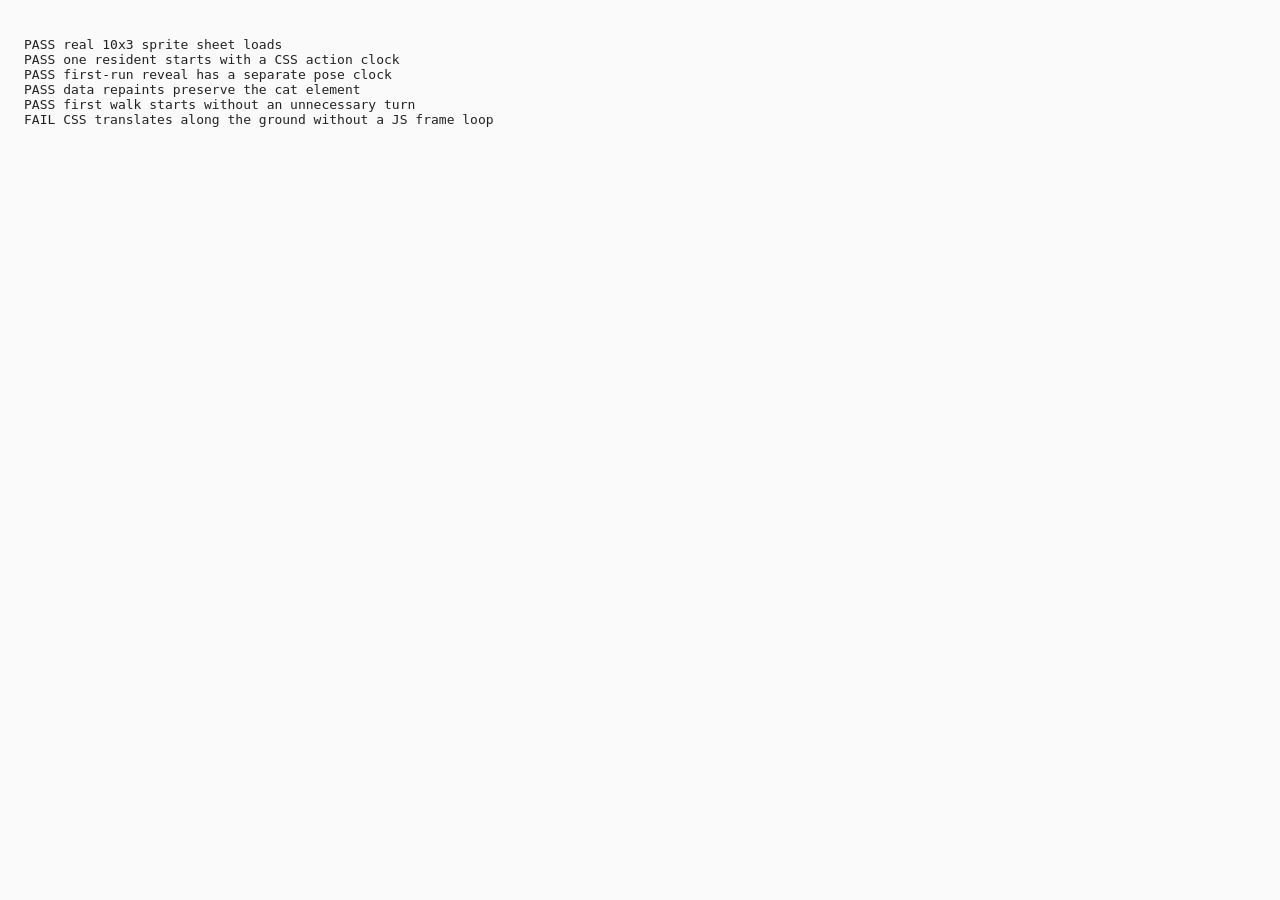
<file: web/tests/garden-cat.html>
<!doctype html>
<html lang="en">
<head>
  <meta charset="utf-8">
  <base href="../">
  <title>Garden cat motion checks</title>
</head>
<body>
  <pre id="results" aria-live="polite">Running cat motion checks...</pre>
  <div id="fixture" class="pg6-scene" data-motion="system"></div>
  <script type="module" src="tests/garden-cat.browser.js"></script>
</body>
</html>
</file>
<file: docs/landing.css>
@font-face {
  font-family: "Silkscreen";
  src: url("fonts/silkscreen-400.woff2") format("woff2");
  font-style: normal;
  font-weight: 400;
  font-display: swap;
}

@font-face {
  font-family: "Silkscreen";
  src: url("fonts/silkscreen-700.woff2") format("woff2");
  font-style: normal;
  font-weight: 700;
  font-display: swap;
}

@font-face {
  font-family: "VT323";
  src: url("fonts/vt323-400.woff2") format("woff2");
  font-style: normal;
  font-weight: 400;
  font-display: swap;
}

:root {
  color-scheme: light;
  --paper: #f1e8cd;
  --paper-light: #faf3df;
  --ink: #1d1e18;
  --ink-soft: #46473f;
  --moss: #43543a;
  --moss-dark: #2e3a29;
  --leaf: #68845b;
  --red: #b7462e;
  --ochre: #d2a044;
  --sky: #a9cfd7;
  --line: rgba(29, 30, 24, 0.32);
  --font-editorial: "Iowan Old Style", "Baskerville", "Songti SC", "STSong", "Noto Serif CJK SC", serif;
  --font-body: "Avenir Next", "PingFang SC", "Noto Sans CJK SC", "Microsoft YaHei", system-ui, sans-serif;
  --font-pixel: "Silkscreen", "SFMono-Regular", Consolas, monospace;
}

html[data-theme="dark"] {
  color-scheme: dark;
  --paper: #171a13;
  --paper-light: #22271c;
  --ink: #f0e5ca;
  --ink-soft: #beb69f;
  --moss: #9bb386;
  --moss-dark: #182118;
  --leaf: #93ad7b;
  --red: #e0795c;
  --ochre: #e0ae50;
  --sky: #526f76;
  --line: rgba(240, 229, 202, 0.28);
}

@media (prefers-color-scheme: dark) {
  html[data-theme="auto"] {
    color-scheme: dark;
    --paper: #171a13;
    --paper-light: #22271c;
    --ink: #f0e5ca;
    --ink-soft: #beb69f;
    --moss: #9bb386;
    --moss-dark: #182118;
    --leaf: #93ad7b;
    --red: #e0795c;
    --ochre: #e0ae50;
    --sky: #526f76;
    --line: rgba(240, 229, 202, 0.28);
  }
}

* {
  box-sizing: border-box;
}

html {
  scroll-behavior: smooth;
  background: var(--paper);
}

body {
  margin: 0;
  background:
    linear-gradient(90deg, transparent calc(50% - 1px), rgba(29, 30, 24, 0.045) 50%, transparent calc(50% + 1px)),
    var(--paper);
  color: var(--ink);
  font-family: var(--font-body);
  font-size: 16px;
  line-height: 1.65;
  text-rendering: optimizeLegibility;
  -webkit-font-smoothing: antialiased;
}

.skip-link {
  position: fixed;
  z-index: 100;
  top: 10px;
  left: 10px;
  padding: 10px 14px;
  border: 2px solid var(--ink);
  background: var(--paper-light);
  color: var(--ink);
  font-weight: 700;
  transform: translateY(-160%);
}

.skip-link:focus {
  transform: translateY(0);
}

::selection {
  background: var(--red);
  color: var(--paper-light);
}

a {
  color: inherit;
  text-decoration: none;
}

button,
a,
summary {
  -webkit-tap-highlight-color: transparent;
}

a:focus-visible,
button:focus-visible,
summary:focus-visible {
  outline: 3px solid var(--red);
  outline-offset: 4px;
}

img {
  display: block;
  height: auto;
  max-width: 100%;
}

h1,
h2,
h3,
p,
figure {
  margin: 0;
}

main {
  overflow: clip;
}

section[id] {
  scroll-margin-top: 86px;
}

.section-shell {
  width: min(1500px, calc(100% - 80px));
  margin-inline: auto;
}

.site-header {
  position: sticky;
  top: 0;
  z-index: 50;
  display: grid;
  grid-template-columns: minmax(230px, 1fr) auto minmax(360px, 1fr);
  align-items: center;
  min-height: 82px;
  padding: 10px clamp(24px, 4vw, 72px);
  border-bottom: 2px solid var(--ink);
  background: var(--paper);
}

.brand {
  display: inline-flex;
  align-items: center;
  gap: 12px;
  width: fit-content;
}

.brand img {
  width: 42px;
  height: 42px;
  object-fit: contain;
  image-rendering: pixelated;
}

.brand span {
  display: flex;
  flex-direction: column;
  line-height: 1.15;
}

.brand strong,
.brand small,
.site-header nav,
.header-link {
  font-family: var(--font-pixel);
  letter-spacing: 0.04em;
}

.brand strong {
  font-size: 12px;
}

.brand small {
  margin-top: 5px;
  color: var(--moss);
  font-size: 8px;
}

.site-header nav {
  display: flex;
  align-items: center;
  gap: clamp(20px, 2.4vw, 44px);
  font-size: 10px;
}

.site-header nav a,
.header-link {
  position: relative;
}

.site-header nav a::after,
.header-link::after {
  position: absolute;
  right: 0;
  bottom: -8px;
  left: 0;
  height: 2px;
  background: var(--red);
  content: "";
  transform: scaleX(0);
  transform-origin: right;
  transition: transform 180ms ease;
}

.site-header nav a:hover::after,
.header-link:hover::after {
  transform: scaleX(1);
  transform-origin: left;
}

.header-link {
  font-size: 10px;
}

.header-actions,
.header-controls {
  display: flex;
  align-items: center;
}

.header-actions {
  justify-self: end;
  gap: 18px;
}

.header-controls {
  gap: 8px;
}

.segmented {
  display: inline-flex;
  border: 1px solid var(--ink);
  background: var(--paper-light);
}

.segmented button {
  min-height: 30px;
  padding: 0 8px;
  border: 0;
  border-right: 1px solid var(--ink);
  background: transparent;
  color: var(--ink-soft);
  font-family: var(--font-pixel);
  font-size: 7px;
  cursor: pointer;
}

.segmented button:last-child {
  border-right: 0;
}

.segmented button:hover,
.segmented button:focus-visible,
.segmented button[aria-pressed="true"] {
  background: var(--ink);
  color: var(--paper-light);
}

.hero {
  position: relative;
  display: grid;
  grid-template-columns: minmax(0, 0.88fr) minmax(560px, 1.12fr);
  gap: clamp(50px, 6vw, 110px);
  align-items: center;
  min-height: max(584px, calc(100svh - 164px));
  padding-block: 7px;
}

.hero::before {
  position: absolute;
  top: 0;
  bottom: 0;
  left: 48.5%;
  width: 1px;
  background: rgba(29, 30, 24, 0.1);
  content: "";
}

.hero-copy,
.hero-plate {
  position: relative;
  z-index: 1;
}

.issue-line {
  display: flex;
  justify-content: space-between;
  margin-bottom: 30px;
  padding-block: 8px;
  border-top: 1px solid var(--ink);
  border-bottom: 1px solid var(--ink);
  font-family: var(--font-pixel);
  font-size: 8px;
  letter-spacing: 0.05em;
}

.eyebrow,
.kicker {
  color: var(--red);
  font-family: var(--font-pixel);
  font-size: 9px;
  letter-spacing: 0.06em;
  line-height: 1.55;
}

.hero h1 {
  max-width: 820px;
  margin-top: 18px;
  font-family: var(--font-editorial);
  font-size: 1rem;
  font-weight: 400;
  letter-spacing: 0;
  line-height: 1;
}

.hero h1 > span {
  display: block;
  color: var(--ink);
  font-family: var(--font-pixel);
  font-size: clamp(14px, 1.2vw, 18px);
  letter-spacing: 0.04em;
}

.hero h1 em {
  display: block;
  margin-top: 18px;
  color: var(--moss);
  font-size: clamp(54px, 5.25vw, 86px);
  font-style: italic;
  letter-spacing: -0.05em;
  line-height: 0.98;
}

.hero h1 em span {
  display: block;
  width: fit-content;
  text-decoration: underline;
  text-decoration-color: var(--ochre);
  text-decoration-thickness: 7px;
  text-underline-offset: 8px;
}

.hero-lede {
  max-width: 710px;
  margin-top: 26px;
  padding-left: 24px;
  border-left: 6px solid var(--red);
  color: var(--ink-soft);
  font-size: clamp(17px, 1.25vw, 20px);
  line-height: 1.9;
}

.agent-line {
  display: flex;
  flex-wrap: wrap;
  gap: 11px;
  align-items: center;
  margin-top: 22px;
  font-family: var(--font-pixel);
  font-size: 8px;
  letter-spacing: 0.05em;
}

.agent-line i {
  color: var(--red);
  font-style: normal;
}

.hero-actions {
  display: flex;
  flex-wrap: wrap;
  gap: 18px;
  margin-top: 26px;
}

.button {
  display: inline-flex;
  align-items: center;
  justify-content: center;
  gap: 18px;
  min-height: 60px;
  padding: 16px 28px;
  border: 3px solid var(--ink);
  background: var(--paper-light);
  box-shadow: 7px 7px 0 var(--ink);
  font-size: 16px;
  font-weight: 700;
  transition: transform 140ms ease, box-shadow 140ms ease, background-color 140ms ease, color 140ms ease;
}

.button:hover {
  transform: translate(3px, 3px);
  box-shadow: 4px 4px 0 var(--ink);
}

.button-primary {
  background: var(--moss);
  color: var(--paper-light);
}

.button-primary:hover {
  background: var(--red);
}

.button-secondary:hover {
  color: var(--red);
}

.install-note {
  margin-top: 18px;
  color: var(--ink-soft);
  font-size: 12px;
}

.hero-plate {
  margin-right: -4vw;
  padding: 12px;
  border: 3px solid var(--ink);
  background: var(--paper-light);
  box-shadow: 16px 16px 0 var(--moss);
  transform: rotate(0.45deg);
}

.hero-plate::before {
  position: absolute;
  top: -17px;
  left: 12%;
  width: 42%;
  height: 24px;
  background: rgba(210, 160, 68, 0.75);
  content: "";
  transform: rotate(-1.7deg);
}

.hero-plate img {
  width: 100%;
  border: 2px solid var(--ink);
  background: var(--sky);
}

.hero-plate figcaption {
  display: flex;
  justify-content: space-between;
  gap: 24px;
  padding: 14px 4px 2px;
  color: var(--ink-soft);
  font-size: 12px;
}

.hero-plate figcaption span:first-child {
  font-family: var(--font-pixel);
  font-size: 8px;
}

.plate-index {
  position: absolute;
  top: 22px;
  left: -37px;
  z-index: 2;
  padding: 11px 9px;
  border: 2px solid var(--ink);
  background: var(--red);
  color: var(--paper-light);
  font-family: var(--font-pixel);
  font-size: 8px;
  writing-mode: vertical-rl;
}

.local-stamp {
  position: absolute;
  top: -46px;
  right: 4%;
  z-index: 3;
  display: grid;
  place-items: center;
  width: 154px;
  height: 82px;
  border: 5px double var(--red);
  border-radius: 50%;
  background: var(--paper-light);
  color: var(--red);
  font-family: var(--font-pixel);
  font-size: 9px;
  transform: rotate(-5deg);
}

.trust-strip {
  display: grid;
  grid-template-columns: repeat(4, 1fr);
  border-top: 2px solid var(--ink);
  border-bottom: 2px solid var(--ink);
  background: var(--paper-light);
}

.trust-strip > div {
  display: grid;
  grid-template-columns: auto 1fr;
  gap: 2px 15px;
  padding: 22px clamp(18px, 3vw, 50px);
  border-right: 1px solid var(--ink);
}

.trust-strip > div:last-child {
  border-right: 0;
}

.trust-strip b {
  grid-row: 1 / 3;
  color: var(--red);
  font-family: var(--font-pixel);
  font-size: 9px;
}

.trust-strip span {
  font-weight: 700;
}

.trust-strip small {
  color: var(--ink-soft);
  font-size: 11px;
}

.growth,
.features,
.pipeline,
.install,
.faq {
  padding-block: clamp(100px, 10vw, 170px);
}

.section-heading {
  display: grid;
  grid-template-columns: minmax(230px, 0.7fr) minmax(480px, 1.3fr);
  column-gap: 80px;
  align-items: start;
}

.section-heading .kicker {
  grid-column: 1;
  margin-top: 10px;
}

.section-heading h2 {
  grid-column: 2;
  font-family: var(--font-editorial);
  font-size: clamp(52px, 5.2vw, 88px);
  font-weight: 400;
  letter-spacing: -0.045em;
  line-height: 1.02;
}

.section-heading > p:last-child {
  grid-column: 2;
  max-width: 760px;
  margin-top: 30px;
  color: var(--ink-soft);
  font-size: 18px;
  line-height: 1.9;
}

.growth-grid {
  display: grid;
  grid-template-columns: repeat(4, 1fr);
  margin-top: 92px;
  border-top: 2px solid var(--ink);
  border-bottom: 2px solid var(--ink);
}

.growth-card {
  min-height: 300px;
  padding: 28px 28px 38px;
  border-right: 1px solid var(--ink);
  background: rgba(250, 243, 223, 0.38);
}

.growth-card:last-child {
  border-right: 0;
}

.card-meta {
  display: flex;
  justify-content: space-between;
  color: var(--red);
  font-family: var(--font-pixel);
  font-size: 8px;
}

.growth-card h3 {
  margin-top: 72px;
  font-family: var(--font-editorial);
  font-size: 30px;
  font-weight: 400;
  line-height: 1.2;
}

.growth-card p {
  margin-top: 18px;
  color: var(--ink-soft);
  font-size: 14px;
}

.growth-card:hover {
  background: var(--paper-light);
}

.specimen-row {
  display: grid;
  grid-template-columns: 1fr 0.75fr 0.7fr 0.75fr 1.25fr;
  align-items: center;
  min-height: 270px;
  border-bottom: 1px solid var(--line);
}

.specimen-row img {
  max-height: 230px;
  margin: auto;
  object-fit: contain;
  image-rendering: pixelated;
  filter: drop-shadow(8px 10px 0 rgba(29, 30, 24, 0.08));
}

.specimen-row div {
  display: flex;
  flex-direction: column;
  align-items: center;
  font-family: var(--font-pixel);
  font-size: 8px;
}

.specimen-row div b {
  color: var(--red);
  font-family: var(--font-editorial);
  font-size: 34px;
  font-weight: 400;
}

.views {
  padding-block: clamp(100px, 10vw, 160px);
  background:
    linear-gradient(rgba(255,255,255,0.025) 1px, transparent 1px),
    linear-gradient(90deg, rgba(255,255,255,0.025) 1px, transparent 1px),
    var(--ink);
  background-size: 28px 28px;
  color: var(--paper-light);
}

.views .kicker {
  color: #dd8c70;
}

.views-heading > p:last-child {
  color: rgba(250, 243, 223, 0.68);
}

.view-pair {
  display: grid;
  grid-template-columns: 1.12fr 0.88fr;
  gap: 40px;
  align-items: end;
  margin-top: 90px;
}

.view-card {
  position: relative;
  border: 2px solid var(--paper-light);
  background: var(--paper-light);
  color: var(--ink);
  box-shadow: 14px 14px 0 var(--red);
}

.view-card-wall {
  margin-bottom: -58px;
  box-shadow: 14px 14px 0 var(--ochre);
}

.view-card img {
  width: 100%;
  aspect-ratio: 16 / 10;
  border-bottom: 2px solid var(--ink);
  object-fit: cover;
  object-position: top;
}

.view-card figcaption {
  display: grid;
  grid-template-columns: 180px 1fr;
  gap: 24px;
  align-items: center;
  min-height: 88px;
  padding: 18px 22px;
}

.view-card figcaption b {
  font-family: var(--font-pixel);
  font-size: 9px;
}

.view-card figcaption span {
  color: var(--ink-soft);
  font-size: 13px;
}

.compact-heading {
  grid-template-columns: 0.6fr 1.4fr;
}

.feature-grid {
  display: grid;
  grid-template-columns: repeat(3, 1fr);
  margin-top: 92px;
  border-top: 2px solid var(--ink);
  border-left: 2px solid var(--ink);
}

.feature-card {
  position: relative;
  min-height: 310px;
  padding: 28px 30px 38px;
  border-right: 2px solid var(--ink);
  border-bottom: 2px solid var(--ink);
  background: var(--paper-light);
  transition: background-color 160ms ease, transform 160ms ease;
}

.feature-card:hover {
  z-index: 1;
  background: #e9ddb8;
  transform: translate(-4px, -4px);
  box-shadow: 8px 8px 0 var(--moss);
}

.feature-card > span {
  color: var(--red);
  font-family: var(--font-pixel);
  font-size: 9px;
}

.feature-card h3 {
  margin-top: 76px;
  font-family: var(--font-editorial);
  font-size: 33px;
  font-weight: 400;
}

.feature-card p {
  max-width: 360px;
  margin-top: 16px;
  color: var(--ink-soft);
  font-size: 14px;
}

.pipeline {
  display: grid;
  grid-template-columns: 0.85fr 1.15fr;
  gap: 80px;
  border-top: 2px solid var(--ink);
}

.pipeline-intro h2 {
  margin-top: 24px;
  font-family: var(--font-editorial);
  font-size: clamp(46px, 4.5vw, 74px);
  font-weight: 400;
  letter-spacing: -0.04em;
  line-height: 1.05;
}

.pipeline-steps {
  display: grid;
  gap: 0;
  margin: 0;
  padding: 0;
  border-top: 2px solid var(--ink);
  list-style: none;
}

.pipeline-steps li {
  display: grid;
  grid-template-columns: 58px 1fr;
  gap: 4px 20px;
  align-items: center;
  min-height: 112px;
  padding: 20px 4px;
  border-bottom: 1px solid var(--ink);
}

.pipeline-steps b {
  grid-row: 1 / 3;
  color: var(--red);
  font-family: var(--font-pixel);
  font-size: 9px;
}

.pipeline-steps span {
  font-size: 21px;
  font-weight: 700;
}

.pipeline-steps small {
  color: var(--ink-soft);
  font-family: var(--font-pixel);
  font-size: 8px;
}

.pipeline-footnote {
  grid-column: 2;
  padding-top: 20px;
  color: var(--moss);
  font-family: var(--font-pixel);
  font-size: 8px;
}

.privacy {
  display: grid;
  grid-template-columns: minmax(360px, 0.82fr) minmax(520px, 1.18fr);
  min-height: 780px;
  background: var(--moss-dark);
  color: var(--paper-light);
}

.privacy-art {
  position: relative;
  display: grid;
  place-items: center;
  overflow: hidden;
  min-height: 620px;
  border-right: 2px solid rgba(250, 243, 223, 0.45);
  background:
    radial-gradient(circle at center, rgba(210, 160, 68, 0.18), transparent 45%),
    repeating-linear-gradient(0deg, transparent 0 24px, rgba(250, 243, 223, 0.035) 25px),
    var(--ink);
}

.privacy-art img {
  width: min(72%, 510px);
  image-rendering: pixelated;
  filter: drop-shadow(18px 22px 0 rgba(183, 70, 46, 0.35));
}

.privacy-art span {
  position: absolute;
  right: 24px;
  bottom: 22px;
  color: var(--ochre);
  font-family: var(--font-pixel);
  font-size: 8px;
}

.privacy-copy {
  display: flex;
  flex-direction: column;
  justify-content: center;
  padding: clamp(70px, 9vw, 150px) clamp(60px, 7vw, 110px);
}

.privacy-copy .kicker {
  color: #e68f70;
}

.privacy-copy h2 {
  margin-top: 24px;
  font-family: var(--font-editorial);
  font-size: clamp(48px, 4.2vw, 68px);
  font-weight: 400;
  letter-spacing: -0.045em;
  line-height: 1.02;
}

.privacy-copy ul {
  margin: 52px 0 0;
  padding: 0;
  border-top: 1px solid rgba(250, 243, 223, 0.45);
  list-style: none;
}

.privacy-copy li {
  display: grid;
  grid-template-columns: 52px 1fr;
  gap: 20px;
  padding: 17px 0;
  border-bottom: 1px solid rgba(250, 243, 223, 0.28);
}

.privacy-copy li b {
  font-weight: 600;
}

.privacy-copy li span {
  color: var(--ochre);
  font-family: var(--font-pixel);
  font-size: 8px;
}

.privacy-links {
  display: flex;
  flex-wrap: wrap;
  gap: 28px;
  margin-top: 38px;
}

.privacy-links a {
  border-bottom: 1px solid var(--paper-light);
  font-size: 14px;
}

.privacy-links a:hover {
  color: var(--ochre);
}

.install {
  display: grid;
  grid-template-columns: 0.85fr 1.15fr;
  gap: 90px;
}

.install-heading {
  display: block;
}

.install-heading .kicker,
.install-heading h2 {
  display: block;
}

.install-heading h2 {
  margin-top: 24px;
}

.install-heading .button {
  margin-top: 50px;
}

.install-steps {
  margin: 0;
  padding: 0;
  border-top: 2px solid var(--ink);
  list-style: none;
}

.install-steps li {
  display: grid;
  grid-template-columns: 92px 1fr;
  min-height: 180px;
  padding: 27px 0;
  border-bottom: 1px solid var(--ink);
}

.step-number {
  color: var(--red);
  font-family: var(--font-pixel);
  font-size: 9px;
}

.install-steps h3 {
  font-family: var(--font-editorial);
  font-size: 34px;
  font-weight: 400;
}

.install-steps p {
  max-width: 620px;
  margin-top: 12px;
  color: var(--ink-soft);
  font-size: 15px;
}

.source-install {
  grid-column: 2;
  margin-top: -45px;
  border: 2px solid var(--ink);
  background: var(--paper-light);
}

.source-install summary {
  padding: 18px 24px;
  cursor: pointer;
  font-weight: 700;
}

.source-install[open] summary {
  border-bottom: 1px solid var(--ink);
}

.source-install > div {
  padding: 22px 24px 26px;
}

.source-install p {
  color: var(--ink-soft);
  font-size: 13px;
}

pre {
  overflow-x: auto;
  margin: 18px 0 0;
  padding: 20px;
  background: var(--ink);
  color: #dce8c9;
  font-family: var(--font-pixel);
  font-size: 10px;
  line-height: 1.8;
}

.faq {
  display: grid;
  grid-template-columns: 0.72fr 1.28fr;
  gap: 90px;
  border-top: 2px solid var(--ink);
}

.faq-heading {
  display: block;
}

.faq-heading h2 {
  margin-top: 24px;
  font-size: clamp(48px, 4.7vw, 76px);
}

.faq-list {
  border-top: 2px solid var(--ink);
}

.faq-list details {
  border-bottom: 1px solid var(--ink);
}

.faq-list summary {
  display: grid;
  grid-template-columns: 52px 1fr auto;
  gap: 18px;
  align-items: center;
  min-height: 84px;
  cursor: pointer;
  font-size: 18px;
  font-weight: 700;
  list-style: none;
}

.faq-list summary::-webkit-details-marker {
  display: none;
}

.faq-list summary span {
  color: var(--red);
  font-family: var(--font-pixel);
  font-size: 8px;
}

.faq-list summary::after {
  color: var(--moss);
  content: "+";
  font-family: var(--font-editorial);
  font-size: 32px;
  font-weight: 400;
}

.faq-list details[open] summary::after {
  content: "−";
}

.faq-list details p {
  max-width: 720px;
  padding: 0 54px 28px 70px;
  color: var(--ink-soft);
}

.closing {
  position: relative;
  display: flex;
  flex-direction: column;
  align-items: center;
  padding: clamp(100px, 12vw, 190px) 30px;
  border-top: 2px solid var(--ink);
  background: var(--paper-light);
  text-align: center;
}

.closing > img {
  width: 130px;
  margin-bottom: 30px;
  image-rendering: pixelated;
}

.closing h2 {
  margin-top: 24px;
  color: var(--moss);
  font-family: var(--font-editorial);
  font-size: clamp(58px, 6.6vw, 108px);
  font-weight: 400;
  letter-spacing: -0.05em;
  line-height: 0.98;
}

.closing > p:not(.kicker) {
  max-width: 660px;
  margin-top: 28px;
  color: var(--ink-soft);
  font-size: 18px;
}

.closing .hero-actions {
  justify-content: center;
}

.closing > small {
  margin-top: 38px;
  font-family: var(--font-pixel);
  font-size: 8px;
}

footer {
  display: grid;
  grid-template-columns: 1fr 1fr 1fr;
  gap: 40px;
  align-items: end;
  padding: 50px clamp(24px, 5vw, 80px);
  background: var(--ink);
  color: var(--paper-light);
}

.footer-brand small {
  color: var(--ochre);
}

footer > p {
  color: rgba(250, 243, 223, 0.64);
  font-size: 12px;
  text-align: center;
}

footer > div {
  display: flex;
  justify-content: flex-end;
  gap: 24px;
  font-family: var(--font-pixel);
  font-size: 8px;
}

footer > div a:hover {
  color: var(--ochre);
}

@media (max-width: 1220px) {
  .site-header {
    grid-template-columns: 1fr auto;
  }

  .site-header nav {
    display: none;
  }

  .header-controls {
    display: none;
  }

  .hero {
    grid-template-columns: 1fr;
    gap: 100px;
  }

  .hero::before {
    display: none;
  }

  .hero-copy {
    max-width: 900px;
  }

  .hero-plate {
    width: min(920px, 94%);
    margin: 0 auto;
  }

  .growth-grid {
    grid-template-columns: repeat(2, 1fr);
  }

  .growth-card:nth-child(2) {
    border-right: 0;
  }

  .growth-card:nth-child(-n + 2) {
    border-bottom: 1px solid var(--ink);
  }

  .view-card figcaption {
    grid-template-columns: 1fr;
    gap: 8px;
  }

  .privacy-copy {
    padding: 80px 64px;
  }

  .privacy-copy h2 {
    font-size: 58px;
  }
}

html[data-theme="dark"] .views,
html[data-theme="dark"] footer,
html[data-theme="dark"] .privacy,
html[data-theme="dark"] .privacy-art,
html[data-theme="dark"] pre {
  color: #faf3df;
}

html[data-theme="dark"] .views,
html[data-theme="dark"] footer,
html[data-theme="dark"] .privacy-art,
html[data-theme="dark"] pre {
  background-color: #0e110d;
}

html[data-theme="dark"] .views .section-heading > p:last-child,
html[data-theme="dark"] footer > p {
  color: rgba(250, 243, 223, 0.68);
}

html[data-theme="dark"] .view-card {
  color: var(--ink);
}

@media (prefers-color-scheme: dark) {
  html[data-theme="auto"] .views,
  html[data-theme="auto"] footer,
  html[data-theme="auto"] .privacy,
  html[data-theme="auto"] .privacy-art,
  html[data-theme="auto"] pre {
    color: #faf3df;
  }

  html[data-theme="auto"] .views,
  html[data-theme="auto"] footer,
  html[data-theme="auto"] .privacy-art,
  html[data-theme="auto"] pre {
    background-color: #0e110d;
  }

  html[data-theme="auto"] .views .section-heading > p:last-child,
  html[data-theme="auto"] footer > p {
    color: rgba(250, 243, 223, 0.68);
  }
}

@media (max-width: 980px) {
  .section-shell {
    width: min(100% - 44px, 820px);
  }

  .trust-strip {
    grid-template-columns: repeat(2, 1fr);
  }

  .trust-strip > div:nth-child(2) {
    border-right: 0;
  }

  .trust-strip > div:nth-child(-n + 2) {
    border-bottom: 1px solid var(--ink);
  }

  .section-heading,
  .compact-heading {
    grid-template-columns: 1fr;
  }

  .section-heading .kicker,
  .section-heading h2,
  .section-heading > p:last-child {
    grid-column: 1;
  }

  .section-heading h2 {
    margin-top: 24px;
  }

  .specimen-row {
    grid-template-columns: repeat(3, 1fr);
  }

  .specimen-row div {
    display: none;
  }

  .view-pair,
  .feature-grid {
    grid-template-columns: 1fr;
  }

  .view-pair {
    gap: 70px;
  }

  .view-card-wall {
    margin-bottom: 0;
  }

  .feature-grid {
    border-left: 2px solid var(--ink);
  }

  .pipeline,
  .install,
  .faq {
    grid-template-columns: 1fr;
    gap: 70px;
  }

  .pipeline-footnote,
  .source-install {
    grid-column: 1;
  }

  .source-install {
    margin-top: 0;
  }

  .privacy {
    grid-template-columns: 1fr;
  }

  .privacy-art {
    min-height: 560px;
    border-right: 0;
    border-bottom: 2px solid rgba(250, 243, 223, 0.45);
  }

  .privacy-copy {
    padding: 90px max(34px, 8vw);
  }

  footer {
    grid-template-columns: 1fr;
    justify-items: center;
    text-align: center;
  }

  footer > div {
    justify-content: center;
    flex-wrap: wrap;
  }
}

@media (max-width: 640px) {
  body {
    background: var(--paper);
  }

  .site-header {
    min-height: 68px;
    padding: 8px 18px;
  }

  .brand img {
    width: 36px;
    height: 36px;
  }

  .brand strong {
    font-size: 9px;
  }

  .brand small {
    display: none;
  }

  .header-link {
    font-size: 8px;
  }

  .header-actions {
    gap: 10px;
  }

  .section-shell {
    width: calc(100% - 32px);
  }

  .hero {
    gap: 72px;
    min-height: 0;
    padding-block: 42px 68px;
  }

  .issue-line {
    margin-bottom: 34px;
  }

  .issue-line span:nth-child(2) {
    display: none;
  }

  .hero h1 {
    font-size: clamp(52px, 15vw, 72px);
    line-height: 1;
  }

  .hero h1 em {
    font-size: clamp(44px, 12.5vw, 50px);
    text-decoration-thickness: 5px;
  }

  .hero-lede {
    margin-top: 30px;
    padding-left: 16px;
    font-size: 16px;
  }

  .agent-line {
    line-height: 1.8;
  }

  .hero-actions {
    display: grid;
    grid-template-columns: 1fr;
  }

  .button {
    width: 100%;
  }

  .install-note span,
  .install-note span + * {
    display: none;
  }

  .hero-plate {
    width: calc(100% - 12px);
    margin-right: 0;
    padding: 6px;
    box-shadow: 9px 9px 0 var(--moss);
  }

  .hero-plate figcaption {
    display: block;
  }

  .hero-plate figcaption span:last-child {
    display: none;
  }

  .local-stamp {
    top: -30px;
    right: -4px;
    width: 112px;
    height: 61px;
    font-size: 7px;
  }

  .plate-index {
    left: -20px;
  }

  .trust-strip {
    grid-template-columns: 1fr;
  }

  .trust-strip > div {
    border-right: 0;
    border-bottom: 1px solid var(--ink);
  }

  .trust-strip > div:last-child {
    border-bottom: 0;
  }

  .growth,
  .features,
  .pipeline,
  .install,
  .faq {
    padding-block: 90px;
  }

  .section-heading h2,
  .privacy-copy h2 {
    font-size: 50px;
  }

  .section-heading > p:last-child {
    font-size: 16px;
  }

  .growth-grid {
    grid-template-columns: 1fr;
    margin-top: 60px;
  }

  .growth-card {
    min-height: 250px;
    border-right: 0;
    border-bottom: 1px solid var(--ink);
  }

  .growth-card:last-child {
    border-bottom: 0;
  }

  .growth-card h3 {
    margin-top: 54px;
  }

  .specimen-row {
    display: none;
  }

  .views {
    padding-block: 90px 120px;
  }

  .view-pair,
  .feature-grid {
    margin-top: 62px;
  }

  .view-card {
    box-shadow: 8px 8px 0 var(--red);
  }

  .view-card-wall {
    box-shadow: 8px 8px 0 var(--ochre);
  }

  .feature-card {
    min-height: 270px;
  }

  .feature-card h3 {
    margin-top: 58px;
    font-size: 30px;
  }

  .pipeline-steps li {
    grid-template-columns: 40px 1fr;
  }

  .pipeline-steps span {
    font-size: 18px;
  }

  .pipeline-footnote {
    line-height: 2;
  }

  .privacy-art {
    min-height: 430px;
  }

  .privacy-art img {
    width: 78%;
  }

  .privacy-copy {
    padding: 72px 24px;
  }

  .privacy-copy li {
    grid-template-columns: 36px 1fr;
    font-size: 14px;
  }

  .install-steps li {
    grid-template-columns: 50px 1fr;
  }

  .install-steps h3 {
    font-size: 29px;
  }

  .faq-list summary {
    grid-template-columns: 36px 1fr auto;
    font-size: 16px;
  }

  .faq-list details p {
    padding: 0 0 26px 54px;
    font-size: 14px;
  }

  .closing {
    padding-inline: 18px;
  }

  .closing h2 {
    font-size: 58px;
  }

  .closing > p:not(.kicker) {
    font-size: 16px;
  }

  footer {
    padding: 42px 20px;
  }
}

@media (prefers-reduced-motion: reduce) {
  html {
    scroll-behavior: auto;
  }

  *,
  *::before,
  *::after {
    scroll-behavior: auto !important;
    transition-duration: 0.01ms !important;
    animation-duration: 0.01ms !important;
    animation-iteration-count: 1 !important;
  }
}
</file>
